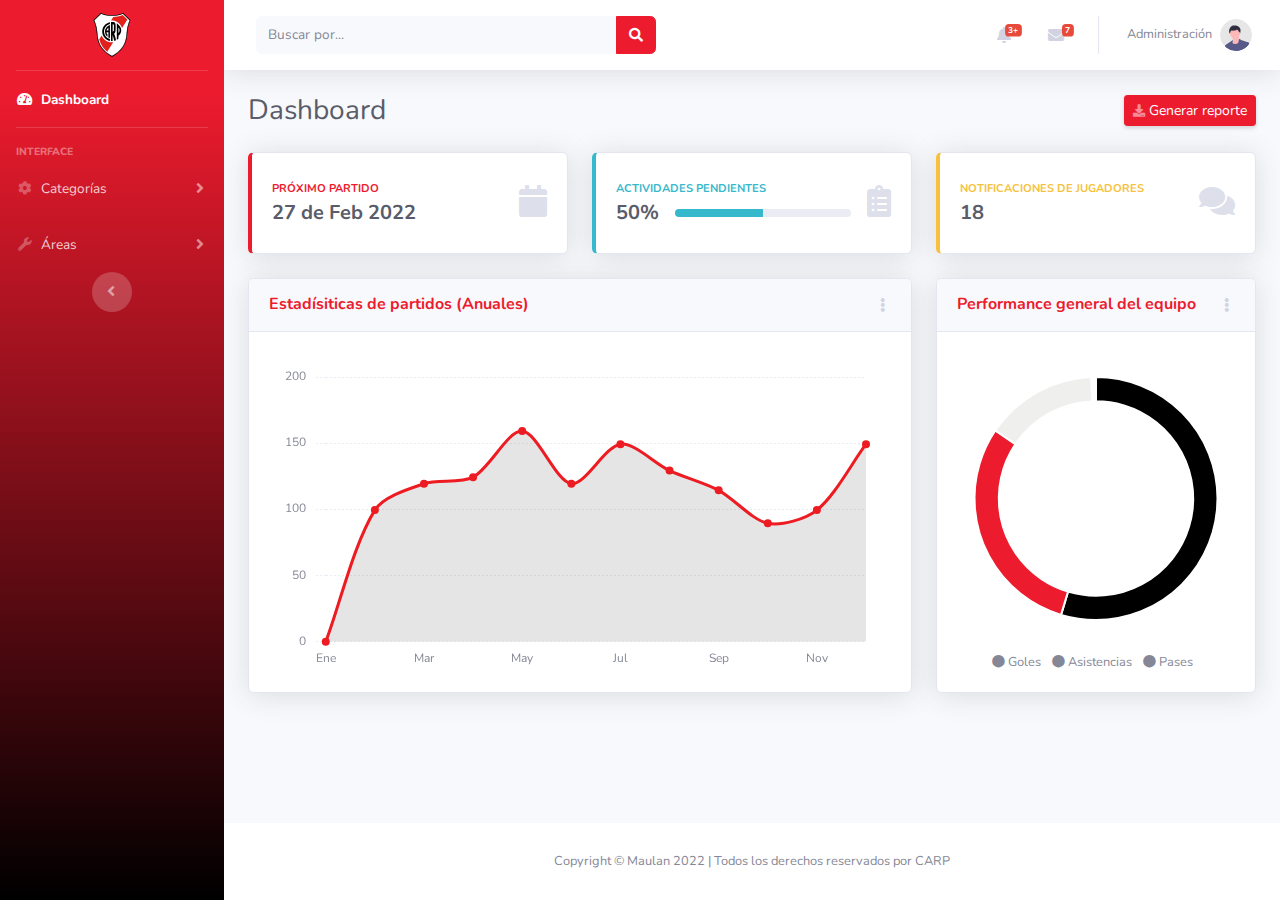
<file: index.html>
<!DOCTYPE html>
<html lang="en">

<head>

    <meta charset="utf-8">
    <meta http-equiv="X-UA-Compatible" content="IE=edge">
    <meta name="viewport" content="width=device-width, initial-scale=1, shrink-to-fit=no">
    <meta name="description" content="">
    <meta name="author" content="">

    <title>CARP - Dashboard</title>

    <!-- Custom fonts for this template-->
    <link href="vendor/fontawesome-free/css/all.min.css" rel="stylesheet" type="text/css">
    <link href="https://fonts.googleapis.com/css?family=Nunito:200,200i,300,300i,400,400i,600,600i,700,700i,800,800i,900,900i" rel="stylesheet">

    <!-- Custom styles for this template-->
    <link href="css/sb-admin-2.css" rel="stylesheet">
    <link rel="apple-touch-icon" sizes="120x120" href="./img/ico/apple-touch-icon.png">
    <link rel="icon" type="image/png" sizes="32x32" href="./img/ico/favicon-32x32.png">
    <link rel="icon" type="image/png" sizes="16x16" href="./img/ico/favicon-16x16.png">
    <link rel="manifest" href="./img/ico/site.webmanifest">
    <link rel="mask-icon" href="./img/ico/safari-pinned-tab.svg" color="#5bbad5">
    <meta name="msapplication-TileColor" content="#da532c">
    <meta name="theme-color" content="#ffffff">

</head>

<body id="page-top">

    <!-- Page Wrapper -->
    <div id="wrapper">

        <!-- Sidebar -->
        <ul class="navbar-nav bg-gradient-primary sidebar sidebar-dark accordion" id="accordionSidebar">

            <!-- Sidebar - Brand -->
            <a class="sidebar-brand d-flex align-items-center justify-content-center" href="index.html">
                <div class="sidebar-brand-icon">

                    <img src="./img/svg/logo-carp.svg" alt="CARP" class="img-fluid" width="50">
                </div>

            </a>

            <!-- Divider -->
            <hr class="sidebar-divider my-0">

            <!-- Nav Item - Dashboard -->
            <li class="nav-item active">
                <a class="nav-link" href="index.html">
                    <i class="fas fa-fw fa-tachometer-alt"></i>
                    <span>Dashboard</span></a>
            </li>

            <!-- Divider -->
            <hr class="sidebar-divider">

            <!-- Heading -->
            <div class="sidebar-heading">
                Interface
            </div>

            <!-- Nav Item - Pages Collapse Menu -->
            <li class="nav-item">
                <a class="nav-link collapsed" href="#" data-toggle="collapse" data-target="#collapseTwo" aria-expanded="true" aria-controls="collapseTwo">
                    <i class="fas fa-fw fa-cog"></i>
                    <span>Categorías</span>
                </a>
                <div id="collapseTwo" class="collapse" aria-labelledby="headingTwo" data-parent="#accordionSidebar">
                    <div class="bg-white py-2 collapse-inner rounded">
                        <h6 class="collapse-header">Jueveníles</h6>
                        <a class="collapse-item" href="categorias-reserva.html">Reserva</a>
                        <a class="collapse-item" href="#">4° (2000 - 02)</a>
                        <a class="collapse-item" href="#">5° (2003)</a>
                        <a class="collapse-item" href="#">6° (2004)</a>
                        <a class="collapse-item" href="#">7° (2005)</a>
                        <a class="collapse-item" href="#">8° (2006)</a>
                        <a class="collapse-item" href="#">9° (2007)</a>
                        <h6 class="collapse-header">Infantiles</h6>
                        <a class="collapse-item" href="#">2008</a>
                        <a class="collapse-item" href="#">2009</a>
                        <a class="collapse-item" href="#">2010</a>
                        <a class="collapse-item" href="#">2011</a>
                        <a class="collapse-item" href="#">2012</a>
                        <a class="collapse-item" href="#">2013 Liga</a>
                        <a class="collapse-item" href="#">2014 Liga</a>
                        <a class="collapse-item" href="#">2015 Liga</a>
                    </div>
                </div>
            </li>

            <!-- Nav Item - Utilities Collapse Menu -->
            <li class="nav-item">
                <a class="nav-link collapsed" href="#" data-toggle="collapse" data-target="#collapseUtilities" aria-expanded="true" aria-controls="collapseUtilities">
                    <i class="fas fa-fw fa-wrench"></i>
                    <span>Áreas</span>
                </a>
                <div id="collapseUtilities" class="collapse" aria-labelledby="headingUtilities" data-parent="#accordionSidebar">
                    <div class="bg-white py-2 collapse-inner rounded">

                        <a class="collapse-item" href="#">Entrenamiento</a>
                        <a class="collapse-item" href="#">Psicología</a>
                        <a class="collapse-item " href="#">Nutrición</a>
                        <a class="collapse-item " href="#">Médicos</a>
                        <a class="collapse-item " href="#">Coaching</a>
                        <a class="collapse-item " href="#">Educación</a>
                        <a class="collapse-item " href="#">Scouting</a>
                        <a class="collapse-item " href="#">Administración</a>
                        <a class="collapse-item " href="#">Utilería</a>
                    </div>
                </div>
            </li>

            <!-- Sidebar Toggler (Sidebar) -->
            <div class="text-center d-none d-md-inline">
                <button class="rounded-circle border-0" id="sidebarToggle"></button>
            </div>

            <!-- Sidebar Message -->


        </ul>
        <!-- End of Sidebar -->

        <!-- Content Wrapper -->
        <div id="content-wrapper" class="d-flex flex-column">

            <!-- Main Content -->
            <div id="content">

                <!-- Topbar -->
                <nav class="navbar navbar-expand navbar-light bg-white topbar mb-4 static-top shadow">

                    <!-- Sidebar Toggle (Topbar) -->
                    <button id="sidebarToggleTop" class="btn btn-link d-md-none rounded-circle mr-3">
                        <i class="fa fa-bars"></i>
                    </button>

                    <!-- Topbar Search -->
                    <form action="./tables.html" class="d-none d-sm-inline-block form-inline mr-auto ml-md-3 my-2 my-md-0 mw-100 navbar-search">
                        <div class="input-group">
                            <input type="text" class="form-control bg-light border-0 small" placeholder="Buscar por..." aria-label="Search" aria-describedby="basic-addon2" list="listamodelos">
                            <div class="input-group-append">
                                <button class="btn btn-primary" type="submit">
                                    <i class="fas fa-search fa-sm"></i>
                                </button>
                            </div>
                        </div>
                    </form>
                    <datalist id="listamodelos">
                        <option value="Julián Álvarez">
                        <option value="Enzo Perez">
                        <option value="Franco Armani">
                    </datalist>
                    <!-- Topbar Navbar -->
                    <ul class="navbar-nav ml-auto">

                        <!-- Nav Item - Search Dropdown (Visible Only XS) -->
                        <li class="nav-item dropdown no-arrow d-sm-none">
                            <a class="nav-link dropdown-toggle" href="#" id="searchDropdown" role="button" data-toggle="dropdown" aria-haspopup="true" aria-expanded="false">
                                <i class="fas fa-search fa-fw"></i>
                            </a>
                            <!-- Dropdown - Messages -->
                            <div class="dropdown-menu dropdown-menu-right p-3 shadow animated--grow-in" aria-labelledby="searchDropdown">
                                <form class="form-inline mr-auto w-100 navbar-search">
                                    <div class="input-group">
                                        <input type="text" class="form-control bg-light border-0 small" placeholder="Search for..." aria-label="Search" aria-describedby="basic-addon2">
                                        <div class="input-group-append">
                                            <button class="btn btn-primary" type="button">
                                                <i class="fas fa-search fa-sm"></i>
                                            </button>
                                        </div>
                                    </div>
                                </form>
                            </div>
                        </li>

                        <!-- Nav Item - Alerts -->
                        <li class="nav-item dropdown no-arrow mx-1">
                            <a class="nav-link dropdown-toggle" href="#" id="alertsDropdown" role="button" data-toggle="dropdown" aria-haspopup="true" aria-expanded="false">
                                <i class="fas fa-bell fa-fw"></i>
                                <!-- Counter - Alerts -->
                                <span class="badge badge-danger badge-counter">3+</span>
                            </a>
                            <!-- Dropdown - Alerts -->
                            <div class="dropdown-list dropdown-menu dropdown-menu-right shadow animated--grow-in" aria-labelledby="alertsDropdown">
                                <h6 class="dropdown-header">
                                    Central de notificaciones
                                </h6>
                                <a class="dropdown-item d-flex align-items-center" href="#">
                                    <div class="mr-3">
                                        <div class="icon-circle bg-primary">
                                            <i class="fas fa-file-alt text-white"></i>
                                        </div>
                                    </div>
                                    <div>
                                        <div class="small text-gray-500">Jueves 24 de Febrero 2022</div>
                                        <span class="font-weight-bold">Contrato firmado</span>
                                    </div>
                                </a>
                                <a class="dropdown-item d-flex align-items-center" href="#">
                                    <div class="mr-3">
                                        <div class="icon-circle bg-success">
                                            <i class="fas fa-donate text-white"></i>
                                        </div>
                                    </div>
                                    <div>
                                        <div class="small text-gray-500">Jueves 24 de Febrero 2022</div>
                                        $1.500.000 trasferencia de jugador
                                    </div>
                                </a>
                                <a class="dropdown-item d-flex align-items-center" href="#">
                                    <div class="mr-3">
                                        <div class="icon-circle bg-warning">
                                            <i class="fas fa-exclamation-triangle text-white"></i>
                                        </div>
                                    </div>
                                    <div>
                                        <div class="small text-gray-500">Lunes 21 de Febrero 2022</div>
                                        Jugador lesionado
                                    </div>
                                </a>
                                <a class="dropdown-item text-center small text-gray-500" href="#">Mostrar todas las notificaciones</a>
                            </div>
                        </li>

                        <!-- Nav Item - Messages -->
                        <li class="nav-item dropdown no-arrow mx-1">
                            <a class="nav-link dropdown-toggle" href="#" id="messagesDropdown" role="button" data-toggle="dropdown" aria-haspopup="true" aria-expanded="false">
                                <i class="fas fa-envelope fa-fw"></i>
                                <!-- Counter - Messages -->
                                <span class="badge badge-danger badge-counter">7</span>
                            </a>
                            <!-- Dropdown - Messages -->
                            <div class="dropdown-list dropdown-menu dropdown-menu-right shadow animated--grow-in" aria-labelledby="messagesDropdown">
                                <h6 class="dropdown-header">
                                    Mensajes
                                </h6>
                                <a class="dropdown-item d-flex align-items-center" href="#">
                                    <div class="dropdown-list-image mr-3">
                                        <img class="rounded-circle" src="img/svg/logo-carp.svg" alt="...">
                                        <div class="status-indicator bg-success"></div>
                                    </div>
                                    <div class="font-weight-bold">
                                        <div class="text-truncate">Gol de River</div>
                                        <div class="small text-gray-500">Nombre del jugador · 58m</div>
                                    </div>
                                </a>
                                <a class="dropdown-item d-flex align-items-center" href="#">
                                    <div class="dropdown-list-image mr-3">
                                        <img class="rounded-circle" src="img/svg/logo-carp.svg" alt="...">
                                        <div class="status-indicator"></div>
                                    </div>
                                    <div>
                                        <div class="text-truncate">Lesión de jugador</div>
                                        <div class="small text-gray-500">Nombre del jugador · 58m</div>
                                    </div>
                                </a>
                                <a class="dropdown-item d-flex align-items-center" href="#">
                                    <div class="dropdown-list-image mr-3">
                                        <img class="rounded-circle" src="img/svg/logo-carp.svg" alt="...">
                                        <div class="status-indicator bg-warning"></div>
                                    </div>
                                    <div>
                                        <div class="text-truncate">Nueva adquisión!</div>
                                        <div class="small text-gray-500">Roberto Alvarez · 2d</div>
                                    </div>
                                </a>

                                <a class="dropdown-item text-center small text-gray-500" href="#">Ver todos los mensajes</a>
                            </div>
                        </li>

                        <div class="topbar-divider d-none d-sm-block"></div>

                        <!-- Nav Item - User Information -->
                        <li class="nav-item dropdown no-arrow">
                            <a class="nav-link dropdown-toggle" href="#" id="userDropdown" role="button" data-toggle="dropdown" aria-haspopup="true" aria-expanded="false">
                                <span class="mr-2 d-none d-lg-inline text-gray-600 small">Administración</span>
                                <img class="img-profile rounded-circle" src="img/undraw_profile.svg">
                            </a>
                            <!-- Dropdown - User Information -->
                            <div class="dropdown-menu dropdown-menu-right shadow animated--grow-in" aria-labelledby="userDropdown">
                                <a class="dropdown-item" href="#">
                                    <i class="fas fa-user fa-sm fa-fw mr-2 text-gray-400"></i> Perfil
                                </a>
                                <a class="dropdown-item" href="#">
                                    <i class="fas fa-cogs fa-sm fa-fw mr-2 text-gray-400"></i> Configuración
                                </a>
                                <a class="dropdown-item" href="#">
                                    <i class="fas fa-list fa-sm fa-fw mr-2 text-gray-400"></i> Actividad del usuario
                                </a>
                                <div class="dropdown-divider"></div>
                                <a class="dropdown-item" href="#" data-toggle="modal" data-target="#logoutModal">
                                    <i class="fas fa-sign-out-alt fa-sm fa-fw mr-2 text-gray-400"></i> Cerrar sesión
                                </a>
                            </div>
                        </li>
                    </ul>
                </nav>
                <!-- End of Topbar -->

                <!-- Begin Page Content -->
                <div class="container-fluid">

                    <!-- Page Heading -->
                    <div class="d-sm-flex align-items-center justify-content-between mb-4">
                        <h1 class="h3 mb-0 text-gray-800">Dashboard</h1>
                        <a href="#" class="d-none d-sm-inline-block btn btn-sm btn-primary shadow-sm"><i
                                class="fas fa-download fa-sm text-white-50"></i> Generar reporte</a>
                    </div>

                    <!-- Content Row -->
                    <div class="row">

                        <!-- Earnings (Monthly) Card Example -->
                        <div class="col-xl-4 col-md-4 mb-4">
                            <div class="card border-left-primary shadow h-100 py-2">
                                <div class="card-body">
                                    <div class="row no-gutters align-items-center">
                                        <div class="col mr-2">
                                            <div class="text-xs font-weight-bold text-primary text-uppercase mb-1">
                                                Próximo partido</div>
                                            <div class="h5 mb-0 font-weight-bold text-gray-800">27 de Feb 2022</div>
                                        </div>
                                        <div class="col-auto">
                                            <i class="fas fa-calendar fa-2x text-gray-300"></i>
                                        </div>
                                    </div>
                                </div>
                            </div>
                        </div>



                        <!-- Earnings (Monthly) Card Example -->
                        <div class="col-xl-4 col-md-4 mb-4">
                            <div class="card border-left-info shadow h-100 py-2">
                                <div class="card-body">
                                    <div class="row no-gutters align-items-center">
                                        <div class="col mr-2">
                                            <div class="text-xs font-weight-bold text-info text-uppercase mb-1">Actividades pendientes
                                            </div>
                                            <div class="row no-gutters align-items-center">
                                                <div class="col-auto">
                                                    <div class="h5 mb-0 mr-3 font-weight-bold text-gray-800">50%</div>
                                                </div>
                                                <div class="col">
                                                    <div class="progress progress-sm mr-2">
                                                        <div class="progress-bar bg-info" role="progressbar" style="width: 50%" aria-valuenow="50" aria-valuemin="0" aria-valuemax="100"></div>
                                                    </div>
                                                </div>
                                            </div>
                                        </div>
                                        <div class="col-auto">
                                            <i class="fas fa-clipboard-list fa-2x text-gray-300"></i>
                                        </div>
                                    </div>
                                </div>
                            </div>
                        </div>

                        <!-- Pending Requests Card Example -->
                        <div class="col-xl-4 col-md-4 mb-4">
                            <div class="card border-left-warning shadow h-100 py-2">
                                <div class="card-body">
                                    <div class="row no-gutters align-items-center">
                                        <div class="col mr-2">
                                            <div class="text-xs font-weight-bold text-warning text-uppercase mb-1">
                                                Notificaciones de jugadores</div>
                                            <div class="h5 mb-0 font-weight-bold text-gray-800">18</div>
                                        </div>
                                        <div class="col-auto">
                                            <i class="fas fa-comments fa-2x text-gray-300"></i>
                                        </div>
                                    </div>
                                </div>
                            </div>
                        </div>
                    </div>

                    <!-- Content Row -->

                    <div class="row">

                        <!-- Area Chart -->
                        <div class="col-xl-8 col-lg-7">
                            <div class="card shadow mb-4">
                                <!-- Card Header - Dropdown -->
                                <div class="card-header py-3 d-flex flex-row align-items-center justify-content-between">
                                    <h6 class="m-0 font-weight-bold text-primary"> Estadísiticas de partidos (Anuales)</h6>
                                    <div class="dropdown no-arrow">
                                        <a class="dropdown-toggle" href="#" role="button" id="dropdownMenuLink" data-toggle="dropdown" aria-haspopup="true" aria-expanded="false">
                                            <i class="fas fa-ellipsis-v fa-sm fa-fw text-gray-400"></i>
                                        </a>
                                        <div class="dropdown-menu dropdown-menu-right shadow animated--fade-in" aria-labelledby="dropdownMenuLink">
                                            <div class="dropdown-header">Dropdown Header:</div>
                                            <a class="dropdown-item" href="#">Action</a>
                                            <a class="dropdown-item" href="#">Another action</a>
                                            <div class="dropdown-divider"></div>
                                            <a class="dropdown-item" href="#">Something else here</a>
                                        </div>
                                    </div>
                                </div>
                                <!-- Card Body -->
                                <div class="card-body">
                                    <div class="chart-area">
                                        <canvas id="myAreaChart"></canvas>
                                    </div>
                                </div>
                            </div>
                        </div>

                        <!-- Pie Chart -->
                        <div class="col-xl-4 col-lg-5">
                            <div class="card shadow mb-4">
                                <!-- Card Header - Dropdown -->
                                <div class="card-header py-3 d-flex flex-row align-items-center justify-content-between">
                                    <h6 class="m-0 font-weight-bold text-primary">Performance general del equipo</h6>
                                    <div class="dropdown no-arrow">
                                        <a class="dropdown-toggle" href="#" role="button" id="dropdownMenuLink" data-toggle="dropdown" aria-haspopup="true" aria-expanded="false">
                                            <i class="fas fa-ellipsis-v fa-sm fa-fw text-gray-400"></i>
                                        </a>
                                        <div class="dropdown-menu dropdown-menu-right shadow animated--fade-in" aria-labelledby="dropdownMenuLink">
                                            <div class="dropdown-header">Dropdown Header:</div>
                                            <a class="dropdown-item" href="#">Action</a>
                                            <a class="dropdown-item" href="#">Another action</a>
                                            <div class="dropdown-divider"></div>
                                            <a class="dropdown-item" href="#">Something else here</a>
                                        </div>
                                    </div>
                                </div>
                                <!-- Card Body -->
                                <div class="card-body">
                                    <div class="chart-pie pt-4 pb-2">
                                        <canvas id="myPieChart"></canvas>
                                    </div>
                                    <div class="mt-4 text-center small">
                                        <span class="mr-2">
                                            <i class="fas fa-circle text-river"></i> Goles
                                        </span>
                                        <span class="mr-2">
                                            <i class="fas fa-circle text-black-25"></i> Asistencias
                                        </span>
                                        <span class="mr-2">
                                            <i class="fas fa-circle text-black"></i> Pases
                                        </span>
                                    </div>
                                </div>
                            </div>
                        </div>
                    </div>

                </div>
                <!-- /.container-fluid -->
            </div>
            <!-- End of Main Content -->
            <!-- Footer -->
            <footer class="sticky-footer bg-white">
                <div class="container my-auto">
                    <div class="copyright text-center my-auto">
                        <span>Copyright &copy; Maulan 2022 | Todos los derechos reservados por CARP</span>
                    </div>
                </div>
            </footer>
            <!-- End of Footer -->

        </div>
        <!-- End of Content Wrapper -->

    </div>
    <!-- End of Page Wrapper -->

    <!-- Scroll to Top Button-->
    <a class="scroll-to-top rounded" href="#page-top">
        <i class="fas fa-angle-up"></i>
    </a>

    <!-- Logout Modal-->
    <div class="modal fade" id="logoutModal" tabindex="-1" role="dialog" aria-labelledby="exampleModalLabel" aria-hidden="true">
        <div class="modal-dialog" role="document">
            <div class="modal-content">
                <div class="modal-header">
                    <h5 class="modal-title" id="exampleModalLabel">¿Desea cerrar sesión?</h5>
                    <button class="close" type="button" data-dismiss="modal" aria-label="Close">
                        <span aria-hidden="true">×</span>
                    </button>
                </div>
                <div class="modal-body">Seleccioná "Cerrar sesión" para finalizar.</div>
                <div class="modal-footer">
                    <button class="btn btn-secondary" type="button" data-dismiss="modal">Cancelar</button>
                    <a class="btn btn-primary" href="login.html">Cerrar sesión</a>
                </div>
            </div>
        </div>
    </div>

    <!-- Bootstrap core JavaScript-->
    <script src="vendor/jquery/jquery.min.js"></script>
    <script src="vendor/bootstrap/js/bootstrap.bundle.min.js"></script>

    <!-- Core plugin JavaScript-->
    <script src="vendor/jquery-easing/jquery.easing.min.js"></script>

    <!-- Custom scripts for all pages-->
    <script src="js/sb-admin-2.min.js"></script>

    <!-- Page level plugins -->
    <script src="vendor/chart.js/Chart.min.js"></script>

    <!-- Page level custom scripts -->
    <script src="js/demo/chart-area-demo.js"></script>
    <script src="js/demo/chart-pie-demo.js"></script>

</body>

</html>
</file>
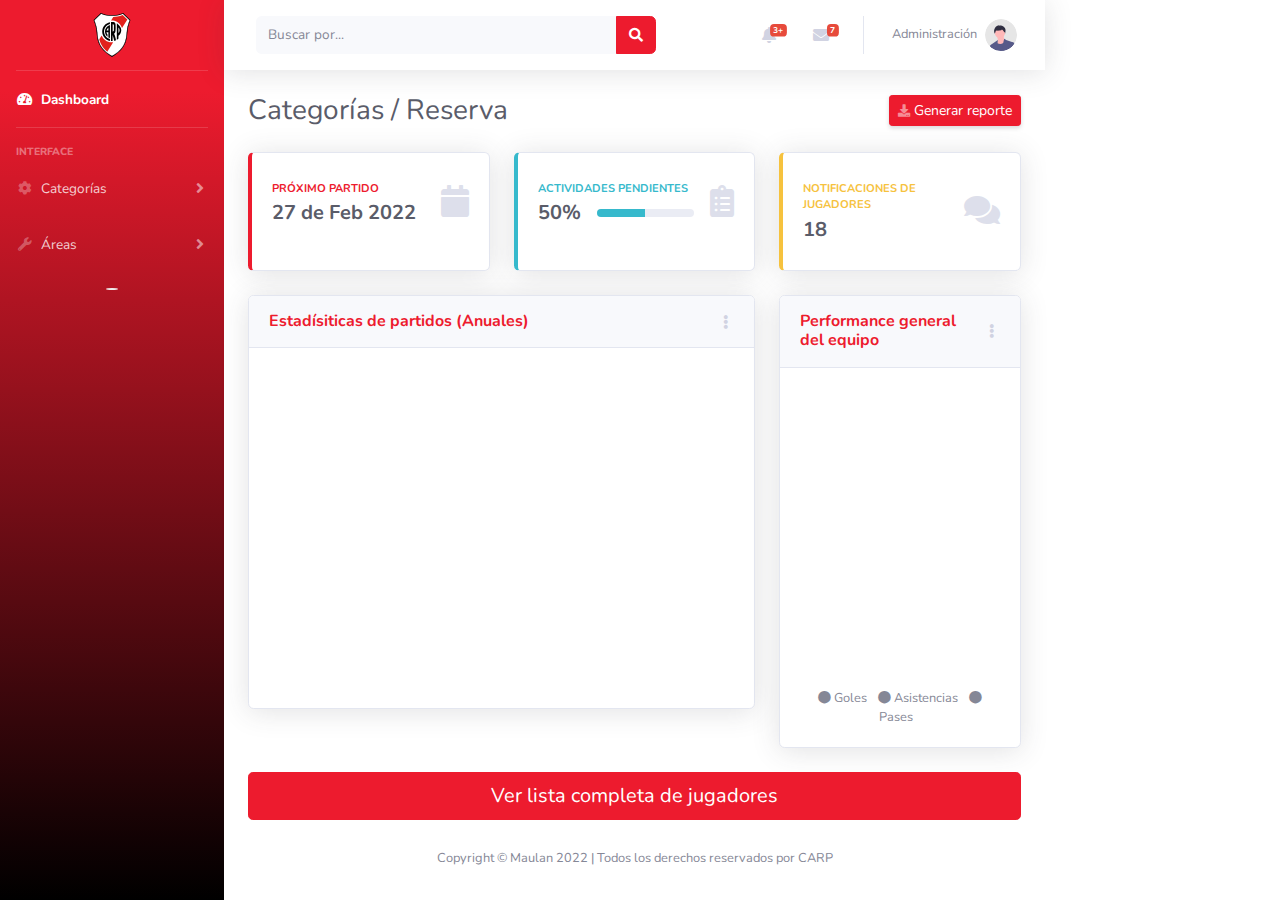
<file: categorias-reserva-2.html>
<!DOCTYPE html>
<html lang="en">

<head>

    <meta charset="utf-8">
    <meta http-equiv="X-UA-Compatible" content="IE=edge">
    <meta name="viewport" content="width=device-width, initial-scale=1, shrink-to-fit=no">
    <meta name="description" content="">
    <meta name="author" content="">

    <title>CARP - Dashboard</title>

    <!-- Custom fonts for this template-->
    <link href="vendor/fontawesome-free/css/all.min.css" rel="stylesheet" type="text/css">
    <link href="https://fonts.googleapis.com/css?family=Nunito:200,200i,300,300i,400,400i,600,600i,700,700i,800,800i,900,900i" rel="stylesheet">

    <!-- Custom styles for this template-->
    <link href="css/sb-admin-2.css" rel="stylesheet">
    <link rel="apple-touch-icon" sizes="120x120" href="./img/ico/apple-touch-icon.png">
    <link rel="icon" type="image/png" sizes="32x32" href="./img/ico/favicon-32x32.png">
    <link rel="icon" type="image/png" sizes="16x16" href="./img/ico/favicon-16x16.png">
    <link rel="manifest" href="./img/ico/site.webmanifest">
    <link rel="mask-icon" href="./img/ico/safari-pinned-tab.svg" color="#5bbad5">
    <meta name="msapplication-TileColor" content="#da532c">
    <meta name="theme-color" content="#ffffff">

</head>

<body id="page-top">

    <!-- Page Wrapper -->
    <div id="wrapper">

        <!-- Sidebar -->
        <ul class="navbar-nav bg-gradient-primary sidebar sidebar-dark accordion" id="accordionSidebar">

            <!-- Sidebar - Brand -->
            <a class="sidebar-brand d-flex align-items-center justify-content-center" href="index.html">
                <div class="sidebar-brand-icon">

                    <img src="./img/svg/logo-carp.svg" alt="CARP" class="img-fluid" width="50">
                </div>

            </a>

            <!-- Divider -->
            <hr class="sidebar-divider my-0">

            <!-- Nav Item - Dashboard -->
            <li class="nav-item active">
                <a class="nav-link" href="index.html">
                    <i class="fas fa-fw fa-tachometer-alt"></i>
                    <span>Dashboard</span></a>
            </li>

            <!-- Divider -->
            <hr class="sidebar-divider">

            <!-- Heading -->
            <div class="sidebar-heading">
                Interface
            </div>

            <!-- Nav Item - Pages Collapse Menu -->
            <li class="nav-item">
                <a class="nav-link collapsed" href="#" data-toggle="collapse" data-target="#collapseTwo" aria-expanded="true" aria-controls="collapseTwo">
                    <i class="fas fa-fw fa-cog"></i>
                    <span>Categorías</span>
                </a>
                <div id="collapseTwo" class="collapse" aria-labelledby="headingTwo" data-parent="#accordionSidebar">
                    <div class="bg-white py-2 collapse-inner rounded">
                        <h6 class="collapse-header">Jueveníles</h6>
                        <a class="collapse-item" href="index.html">Reserva</a>
                        <a class="collapse-item" href="#">4° (2000 - 02)</a>
                        <a class="collapse-item" href="#">5° (2003)</a>
                        <a class="collapse-item" href="#">6° (2004)</a>
                        <a class="collapse-item" href="#">7° (2005)</a>
                        <a class="collapse-item" href="#">8° (2006)</a>
                        <a class="collapse-item" href="#">9° (2007)</a>
                        <h6 class="collapse-header">Infantiles</h6>
                        <a class="collapse-item" href="#">2008</a>
                        <a class="collapse-item" href="#">2009</a>
                        <a class="collapse-item" href="#">2010</a>
                        <a class="collapse-item" href="#">2011</a>
                        <a class="collapse-item" href="#">2012</a>
                        <a class="collapse-item" href="#">2013 Liga</a>
                        <a class="collapse-item" href="#">2014 Liga</a>
                        <a class="collapse-item" href="#">2015 Liga</a>
                    </div>
                </div>
            </li>

            <!-- Nav Item - Utilities Collapse Menu -->
            <li class="nav-item">
                <a class="nav-link collapsed" href="#" data-toggle="collapse" data-target="#collapseUtilities" aria-expanded="true" aria-controls="collapseUtilities">
                    <i class="fas fa-fw fa-wrench"></i>
                    <span>Áreas</span>
                </a>
                <div id="collapseUtilities" class="collapse" aria-labelledby="headingUtilities" data-parent="#accordionSidebar">
                    <div class="bg-white py-2 collapse-inner rounded">

                        <a class="collapse-item" href="#">Entrenamiento</a>
                        <a class="collapse-item" href="#">Psicología</a>
                        <a class="collapse-item " href="#">Nutrición</a>
                        <a class="collapse-item " href="#">Médicos</a>
                        <a class="collapse-item " href="#">Coaching</a>
                        <a class="collapse-item " href="#">Educación</a>
                        <a class="collapse-item " href="#">Scouting</a>
                        <a class="collapse-item " href="#">Administración</a>
                        <a class="collapse-item " href="#">Utilería</a>
                    </div>
                </div>
            </li>

            <!-- Sidebar Toggler (Sidebar) -->
            <div class="text-center d-none d-md-inline ">
                <button class="rounded-circle border-0 " id="sidebarToggle "></button>
            </div>

            <!-- Sidebar Message -->


        </ul>
        <!-- End of Sidebar -->

        <!-- Content Wrapper -->
        <div id="content-wrapper " class="d-flex flex-column ">

            <!-- Main Content -->
            <div id="content ">

                <!-- Topbar -->
                <nav class="navbar navbar-expand navbar-light bg-white topbar mb-4 static-top shadow ">

                    <!-- Sidebar Toggle (Topbar) -->
                    <button id="sidebarToggleTop " class="btn btn-link d-md-none rounded-circle mr-3 ">
                        <i class="fa fa-bars "></i>
                    </button>

                    <!-- Topbar Search -->
                    <form class="d-none d-sm-inline-block form-inline mr-auto ml-md-3 my-2 my-md-0 mw-100 navbar-search ">
                        <div class="input-group ">
                            <input type="text " class="form-control bg-light border-0 small " placeholder="Buscar por... " aria-label="Search " aria-describedby="basic-addon2 ">
                            <div class="input-group-append ">
                                <button class="btn btn-primary " type="button ">
                                    <i class="fas fa-search fa-sm "></i>
                                </button>
                            </div>
                        </div>
                    </form>

                    <!-- Topbar Navbar -->
                    <ul class="navbar-nav ml-auto ">

                        <!-- Nav Item - Search Dropdown (Visible Only XS) -->
                        <li class="nav-item dropdown no-arrow d-sm-none ">
                            <a class="nav-link dropdown-toggle " href="# " id="searchDropdown " role="button " data-toggle="dropdown " aria-haspopup="true " aria-expanded="false ">
                                <i class="fas fa-search fa-fw "></i>
                            </a>
                            <!-- Dropdown - Messages -->
                            <div class="dropdown-menu dropdown-menu-right p-3 shadow animated--grow-in " aria-labelledby="searchDropdown ">
                                <form class="form-inline mr-auto w-100 navbar-search ">
                                    <div class="input-group ">
                                        <input type="text " class="form-control bg-light border-0 small " placeholder="Search for... " aria-label="Search " aria-describedby="basic-addon2 ">
                                        <div class="input-group-append ">
                                            <button class="btn btn-primary " type="button ">
                                                <i class="fas fa-search fa-sm "></i>
                                            </button>
                                        </div>
                                    </div>
                                </form>
                            </div>
                        </li>

                        <!-- Nav Item - Alerts -->
                        <li class="nav-item dropdown no-arrow mx-1 ">
                            <a class="nav-link dropdown-toggle " href="# " id="alertsDropdown " role="button " data-toggle="dropdown " aria-haspopup="true " aria-expanded="false ">
                                <i class="fas fa-bell fa-fw "></i>
                                <!-- Counter - Alerts -->
                                <span class="badge badge-danger badge-counter ">3+</span>
                            </a>
                            <!-- Dropdown - Alerts -->
                            <div class="dropdown-list dropdown-menu dropdown-menu-right shadow animated--grow-in " aria-labelledby="alertsDropdown ">
                                <h6 class="dropdown-header ">
                                    Central de notificaciones
                                </h6>
                                <a class="dropdown-item d-flex align-items-center " href="# ">
                                    <div class="mr-3 ">
                                        <div class="icon-circle bg-primary ">
                                            <i class="fas fa-file-alt text-white "></i>
                                        </div>
                                    </div>
                                    <div>
                                        <div class="small text-gray-500 ">Jueves 24 de Febrero 2022</div>
                                        <span class="font-weight-bold ">Contrato firmado</span>
                                    </div>
                                </a>
                                <a class="dropdown-item d-flex align-items-center " href="# ">
                                    <div class="mr-3 ">
                                        <div class="icon-circle bg-success ">
                                            <i class="fas fa-donate text-white "></i>
                                        </div>
                                    </div>
                                    <div>
                                        <div class="small text-gray-500 ">Jueves 24 de Febrero 2022</div>
                                        $1.500.000 trasferencia de jugador
                                    </div>
                                </a>
                                <a class="dropdown-item d-flex align-items-center " href="# ">
                                    <div class="mr-3 ">
                                        <div class="icon-circle bg-warning ">
                                            <i class="fas fa-exclamation-triangle text-white "></i>
                                        </div>
                                    </div>
                                    <div>
                                        <div class="small text-gray-500 ">Lunes 21 de Febrero 2022</div>
                                        Jugador lesionado
                                    </div>
                                </a>
                                <a class="dropdown-item text-center small text-gray-500 " href="# ">Mostrar todas las notificaciones</a>
                            </div>
                        </li>

                        <!-- Nav Item - Messages -->
                        <li class="nav-item dropdown no-arrow mx-1 ">
                            <a class="nav-link dropdown-toggle " href="# " id="messagesDropdown " role="button " data-toggle="dropdown " aria-haspopup="true " aria-expanded="false ">
                                <i class="fas fa-envelope fa-fw "></i>
                                <!-- Counter - Messages -->
                                <span class="badge badge-danger badge-counter ">7</span>
                            </a>
                            <!-- Dropdown - Messages -->
                            <div class="dropdown-list dropdown-menu dropdown-menu-right shadow animated--grow-in " aria-labelledby="messagesDropdown ">
                                <h6 class="dropdown-header ">
                                    Mensajes
                                </h6>
                                <a class="dropdown-item d-flex align-items-center " href="# ">
                                    <div class="dropdown-list-image mr-3 ">
                                        <img class="rounded-circle " src="img/svg/logo-carp.svg " alt="... ">
                                        <div class="status-indicator bg-success "></div>
                                    </div>
                                    <div class="font-weight-bold ">
                                        <div class="text-truncate ">Gol de River</div>
                                        <div class="small text-gray-500 ">Nombre del jugador · 58m</div>
                                    </div>
                                </a>
                                <a class="dropdown-item d-flex align-items-center " href="# ">
                                    <div class="dropdown-list-image mr-3 ">
                                        <img class="rounded-circle " src="img/svg/logo-carp.svg " alt="... ">
                                        <div class="status-indicator "></div>
                                    </div>
                                    <div>
                                        <div class="text-truncate ">Lesión de jugador</div>
                                        <div class="small text-gray-500 ">Nombre del jugador · 58m</div>
                                    </div>
                                </a>
                                <a class="dropdown-item d-flex align-items-center " href="# ">
                                    <div class="dropdown-list-image mr-3 ">
                                        <img class="rounded-circle " src="img/svg/logo-carp.svg " alt="... ">
                                        <div class="status-indicator bg-warning "></div>
                                    </div>
                                    <div>
                                        <div class="text-truncate ">Nueva adquisión!</div>
                                        <div class="small text-gray-500 ">Roberto Alvarez · 2d</div>
                                    </div>
                                </a>

                                <a class="dropdown-item text-center small text-gray-500 " href="# ">Ver todos los mensajes</a>
                            </div>
                        </li>

                        <div class="topbar-divider d-none d-sm-block "></div>

                        <!-- Nav Item - User Information -->
                        <li class="nav-item dropdown no-arrow ">
                            <a class="nav-link dropdown-toggle " href="# " id="userDropdown " role="button " data-toggle="dropdown " aria-haspopup="true " aria-expanded="false ">
                                <span class="mr-2 d-none d-lg-inline text-gray-600 small ">Administración</span>
                                <img class="img-profile rounded-circle " src="img/undraw_profile.svg ">
                            </a>
                            <!-- Dropdown - User Information -->
                            <div class="dropdown-menu dropdown-menu-right shadow animated--grow-in " aria-labelledby="userDropdown ">
                                <a class="dropdown-item " href="# ">
                                    <i class="fas fa-user fa-sm fa-fw mr-2 text-gray-400 "></i> Perfil
                                </a>
                                <a class="dropdown-item " href="# ">
                                    <i class="fas fa-cogs fa-sm fa-fw mr-2 text-gray-400 "></i> Configuración
                                </a>
                                <a class="dropdown-item " href="# ">
                                    <i class="fas fa-list fa-sm fa-fw mr-2 text-gray-400 "></i> Actividad del usuario
                                </a>
                                <div class="dropdown-divider "></div>
                                <a class="dropdown-item " href="# " data-toggle="modal " data-target="#logoutModal ">
                                    <i class="fas fa-sign-out-alt fa-sm fa-fw mr-2 text-gray-400 "></i> Cerrar sesión
                                </a>
                            </div>
                        </li>
                    </ul>
                </nav>
                <!-- End of Topbar -->

                <!-- Begin Page Content -->
                <div class="container-fluid ">

                    <!-- Page Heading -->
                    <div class="d-sm-flex align-items-center justify-content-between mb-4 ">
                        <h1 class="h3 mb-0 text-gray-800 ">Categorías / Reserva</h1>
                        <a href="# " class="d-none d-sm-inline-block btn btn-sm btn-primary shadow-sm "><i
                                class="fas fa-download fa-sm text-white-50 "></i> Generar reporte</a>
                    </div>

                    <!-- Content Row -->
                    <div class="row ">

                        <!-- Earnings (Monthly) Card Example -->
                        <div class="col-xl-4 col-md-4 mb-4 ">
                            <div class="card border-left-primary shadow h-100 py-2 ">
                                <div class="card-body ">
                                    <div class="row no-gutters align-items-center ">
                                        <div class="col mr-2 ">
                                            <div class="text-xs font-weight-bold text-primary text-uppercase mb-1 ">
                                                Próximo partido</div>
                                            <div class="h5 mb-0 font-weight-bold text-gray-800 ">27 de Feb 2022</div>
                                        </div>
                                        <div class="col-auto ">
                                            <i class="fas fa-calendar fa-2x text-gray-300 "></i>
                                        </div>
                                    </div>
                                </div>
                            </div>
                        </div>



                        <!-- Earnings (Monthly) Card Example -->
                        <div class="col-xl-4 col-md-4 mb-4 ">
                            <div class="card border-left-info shadow h-100 py-2 ">
                                <div class="card-body ">
                                    <div class="row no-gutters align-items-center ">
                                        <div class="col mr-2 ">
                                            <div class="text-xs font-weight-bold text-info text-uppercase mb-1 ">Actividades pendientes
                                            </div>
                                            <div class="row no-gutters align-items-center ">
                                                <div class="col-auto ">
                                                    <div class="h5 mb-0 mr-3 font-weight-bold text-gray-800 ">50%</div>
                                                </div>
                                                <div class="col ">
                                                    <div class="progress progress-sm mr-2 ">
                                                        <div class="progress-bar bg-info " role="progressbar " style="width: 50% " aria-valuenow="50 " aria-valuemin="0 " aria-valuemax="100 "></div>
                                                    </div>
                                                </div>
                                            </div>
                                        </div>
                                        <div class="col-auto ">
                                            <i class="fas fa-clipboard-list fa-2x text-gray-300 "></i>
                                        </div>
                                    </div>
                                </div>
                            </div>
                        </div>

                        <!-- Pending Requests Card Example -->
                        <div class="col-xl-4 col-md-4 mb-4 ">
                            <div class="card border-left-warning shadow h-100 py-2 ">
                                <div class="card-body ">
                                    <div class="row no-gutters align-items-center ">
                                        <div class="col mr-2 ">
                                            <div class="text-xs font-weight-bold text-warning text-uppercase mb-1 ">
                                                Notificaciones de jugadores</div>
                                            <div class="h5 mb-0 font-weight-bold text-gray-800 ">18</div>
                                        </div>
                                        <div class="col-auto ">
                                            <i class="fas fa-comments fa-2x text-gray-300 "></i>
                                        </div>
                                    </div>
                                </div>
                            </div>
                        </div>
                    </div>

                    <!-- Content Row -->

                    <div class="row ">

                        <!-- Area Chart -->
                        <div class="col-xl-8 col-lg-7 ">
                            <div class="card shadow mb-4 ">
                                <!-- Card Header - Dropdown -->
                                <div class="card-header py-3 d-flex flex-row align-items-center justify-content-between ">
                                    <h6 class="m-0 font-weight-bold text-primary "> Estadísiticas de partidos (Anuales)</h6>
                                    <div class="dropdown no-arrow ">
                                        <a class="dropdown-toggle " href="# " role="button " id="dropdownMenuLink " data-toggle="dropdown " aria-haspopup="true " aria-expanded="false ">
                                            <i class="fas fa-ellipsis-v fa-sm fa-fw text-gray-400 "></i>
                                        </a>
                                        <div class="dropdown-menu dropdown-menu-right shadow animated--fade-in " aria-labelledby="dropdownMenuLink ">
                                            <div class="dropdown-header ">Dropdown Header:</div>
                                            <a class="dropdown-item " href="# ">Action</a>
                                            <a class="dropdown-item " href="# ">Another action</a>
                                            <div class="dropdown-divider "></div>
                                            <a class="dropdown-item " href="# ">Something else here</a>
                                        </div>
                                    </div>
                                </div>
                                <!-- Card Body -->
                                <div class="card-body ">
                                    <div class="chart-area ">
                                        <canvas id="myAreaChart "></canvas>
                                    </div>
                                </div>
                            </div>
                        </div>

                        <!-- Pie Chart -->
                        <div class="col-xl-4 col-lg-5 ">
                            <div class="card shadow mb-4 ">
                                <!-- Card Header - Dropdown -->
                                <div class="card-header py-3 d-flex flex-row align-items-center justify-content-between ">
                                    <h6 class="m-0 font-weight-bold text-primary ">Performance general del equipo</h6>
                                    <div class="dropdown no-arrow ">
                                        <a class="dropdown-toggle " href="# " role="button " id="dropdownMenuLink " data-toggle="dropdown " aria-haspopup="true " aria-expanded="false ">
                                            <i class="fas fa-ellipsis-v fa-sm fa-fw text-gray-400 "></i>
                                        </a>
                                        <div class="dropdown-menu dropdown-menu-right shadow animated--fade-in " aria-labelledby="dropdownMenuLink ">
                                            <div class="dropdown-header ">Dropdown Header:</div>
                                            <a class="dropdown-item " href="# ">Action</a>
                                            <a class="dropdown-item " href="# ">Another action</a>
                                            <div class="dropdown-divider "></div>
                                            <a class="dropdown-item " href="# ">Something else here</a>
                                        </div>
                                    </div>
                                </div>
                                <!-- Card Body -->
                                <div class="card-body ">
                                    <div class="chart-pie pt-4 pb-2 ">
                                        <canvas id="myPieChart "></canvas>
                                    </div>
                                    <div class="mt-4 text-center small ">
                                        <span class="mr-2 ">
                                            <i class="fas fa-circle text-river "></i> Goles
                                        </span>
                                        <span class="mr-2 ">
                                            <i class="fas fa-circle text-black-25 "></i> Asistencias
                                        </span>
                                        <span class="mr-2 ">
                                            <i class="fas fa-circle text-black "></i> Pases
                                        </span>
                                    </div>
                                </div>
                            </div>
                        </div>
                    </div>
                    <div class="row ">
                        <div class="col-xl-12 col-lg-12 ">
                            <a href="tables.html " class="w-100 btn btn-primary btn-lg ">
                                <span class="text ">Ver lista completa de jugadores</span>
                            </a>
                        </div>
                    </div>
                </div>
                <!-- /.container-fluid -->
            </div>
            <!-- End of Main Content -->
            <!-- Footer -->
            <footer class="sticky-footer bg-white ">
                <div class="container my-auto ">
                    <div class="copyright text-center my-auto ">
                        <span>Copyright &copy; Maulan 2022 | Todos los derechos reservados por CARP</span>
                    </div>
                </div>
            </footer>
            <!-- End of Footer -->

        </div>
        <!-- End of Content Wrapper -->

    </div>
    <!-- End of Page Wrapper -->

    <!-- Scroll to Top Button-->
    <a class="scroll-to-top rounded " href="#page-top ">
        <i class="fas fa-angle-up "></i>
    </a>

    <!-- Logout Modal-->
    <div class="modal fade " id="logoutModal " tabindex="-1 " role="dialog " aria-labelledby="exampleModalLabel " aria-hidden="true ">
        <div class="modal-dialog " role="document ">
            <div class="modal-content ">
                <div class="modal-header ">
                    <h5 class="modal-title " id="exampleModalLabel ">¿Desea cerrar sesión?</h5>
                    <button class="close " type="button " data-dismiss="modal " aria-label="Close ">
                        <span aria-hidden="true ">×</span>
                    </button>
                </div>
                <div class="modal-body ">Seleccioná "Cerrar sesión " para finalizar.</div>
                <div class="modal-footer ">
                    <button class="btn btn-secondary " type="button " data-dismiss="modal ">Cancelar</button>
                    <a class="btn btn-primary " href="login.html ">Cerrar sesión</a>
                </div>
            </div>
        </div>
    </div>

    <!-- Bootstrap core JavaScript-->
    <script src="vendor/jquery/jquery.min.js "></script>
    <script src="vendor/bootstrap/js/bootstrap.bundle.min.js "></script>

    <!-- Core plugin JavaScript-->
    <script src="vendor/jquery-easing/jquery.easing.min.js "></script>

    <!-- Custom scripts for all pages-->
    <script src="js/sb-admin-2.min.js "></script>

    <!-- Page level plugins -->
    <script src="vendor/chart.js/Chart.min.js "></script>

    <!-- Page level custom scripts -->
    <script src="js/demo/chart-area-demo.js "></script>
    <script src="js/demo/chart-pie-demo.js "></script>

</body>

</html>
</file>
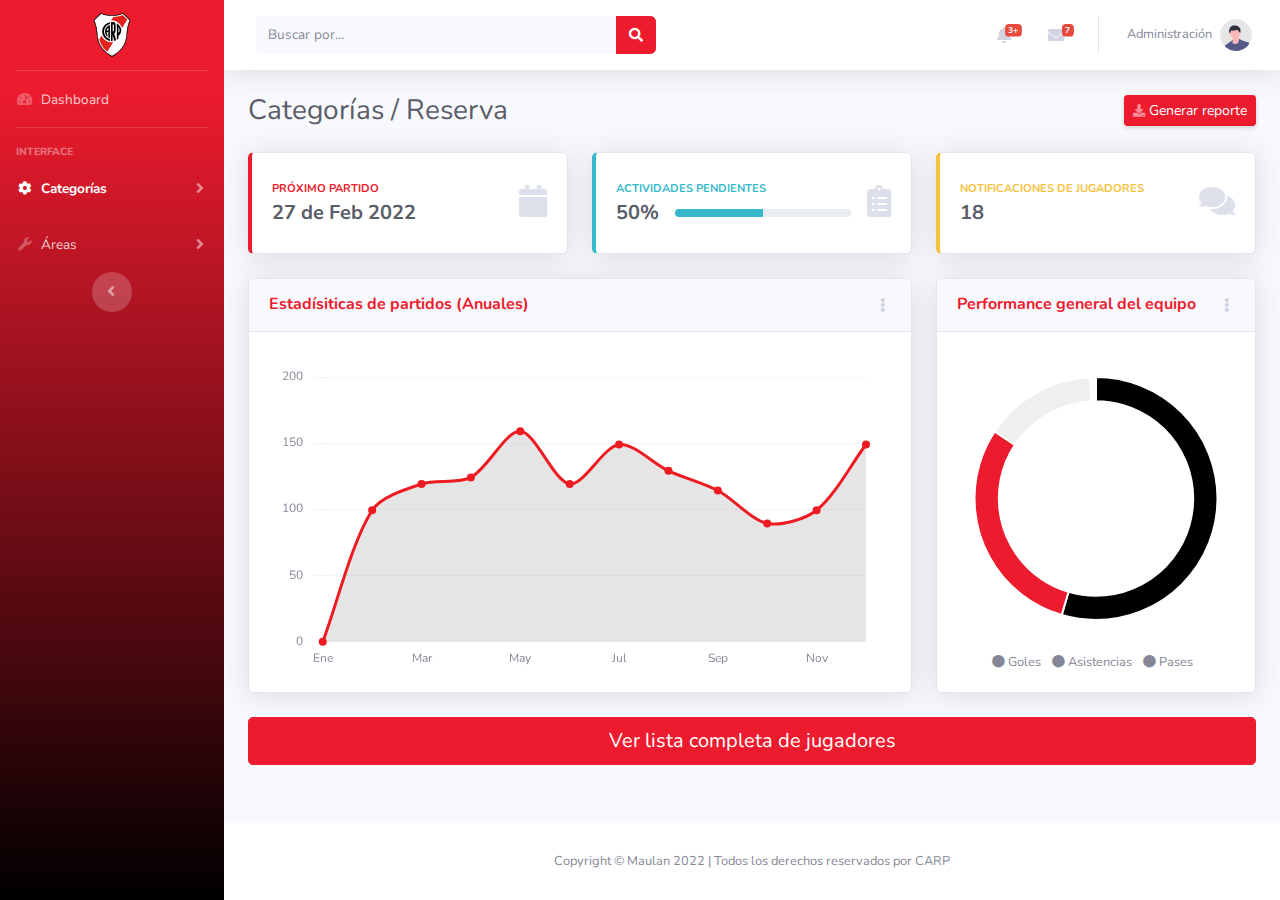
<file: categorias-reserva.html>
<!DOCTYPE html>
<html lang="en">

<head>

    <meta charset="utf-8">
    <meta http-equiv="X-UA-Compatible" content="IE=edge">
    <meta name="viewport" content="width=device-width, initial-scale=1, shrink-to-fit=no">
    <meta name="description" content="">
    <meta name="author" content="">

    <title>CARP - Categorías / Reserva</title>

    <!-- Custom fonts for this template-->
    <link href="vendor/fontawesome-free/css/all.min.css" rel="stylesheet" type="text/css">
    <link href="https://fonts.googleapis.com/css?family=Nunito:200,200i,300,300i,400,400i,600,600i,700,700i,800,800i,900,900i" rel="stylesheet">

    <!-- Custom styles for this template-->
    <link href="css/sb-admin-2.css" rel="stylesheet">
    <link rel="apple-touch-icon" sizes="120x120" href="./img/ico/apple-touch-icon.png">
    <link rel="icon" type="image/png" sizes="32x32" href="./img/ico/favicon-32x32.png">
    <link rel="icon" type="image/png" sizes="16x16" href="./img/ico/favicon-16x16.png">
    <link rel="manifest" href="./img/ico/site.webmanifest">
    <link rel="mask-icon" href="./img/ico/safari-pinned-tab.svg" color="#5bbad5">
    <meta name="msapplication-TileColor" content="#da532c">
    <meta name="theme-color" content="#ffffff">

</head>

<body id="page-top">

    <!-- Page Wrapper -->
    <div id="wrapper">

        <!-- Sidebar -->
        <ul class="navbar-nav bg-gradient-primary sidebar sidebar-dark accordion" id="accordionSidebar">

            <!-- Sidebar - Brand -->
            <a class="sidebar-brand d-flex align-items-center justify-content-center" href="index.html">
                <div class="sidebar-brand-icon">

                    <img src="./img/svg/logo-carp.svg" alt="CARP" class="img-fluid" width="50">
                </div>

            </a>

            <!-- Divider -->
            <hr class="sidebar-divider my-0">

            <!-- Nav Item - Dashboard -->
            <li class="nav-item">
                <a class="nav-link" href="index.html">
                    <i class="fas fa-fw fa-tachometer-alt"></i>
                    <span>Dashboard</span></a>
            </li>

            <!-- Divider -->
            <hr class="sidebar-divider">

            <!-- Heading -->
            <div class="sidebar-heading">
                Interface
            </div>

            <!-- Nav Item - Pages Collapse Menu -->
            <li class="nav-item active">
                <a class="nav-link collapsed" href="#" data-toggle="collapse" data-target="#collapseTwo" aria-expanded="true" aria-controls="collapseTwo">
                    <i class="fas fa-fw fa-cog"></i>
                    <span>Categorías</span>
                </a>
                <div id="collapseTwo" class="collapse" aria-labelledby="headingTwo" data-parent="#accordionSidebar">
                    <div class="bg-white py-2 collapse-inner rounded">
                        <h6 class="collapse-header">Jueveníles</h6>
                        <a class="collapse-item active" href="categorias-reserva.html">Reserva</a>
                        <a class="collapse-item" href="#">4° (2000 - 02)</a>
                        <a class="collapse-item" href="#">5° (2003)</a>
                        <a class="collapse-item" href="#">6° (2004)</a>
                        <a class="collapse-item" href="#">7° (2005)</a>
                        <a class="collapse-item" href="#">8° (2006)</a>
                        <a class="collapse-item" href="#">9° (2007)</a>
                        <h6 class="collapse-header">Infantiles</h6>
                        <a class="collapse-item" href="#">2008</a>
                        <a class="collapse-item" href="#">2009</a>
                        <a class="collapse-item" href="#">2010</a>
                        <a class="collapse-item" href="#">2011</a>
                        <a class="collapse-item" href="#">2012</a>
                        <a class="collapse-item" href="#">2013 Liga</a>
                        <a class="collapse-item" href="#">2014 Liga</a>
                        <a class="collapse-item" href="#">2015 Liga</a>
                    </div>
                </div>
            </li>

            <!-- Nav Item - Utilities Collapse Menu -->
            <li class="nav-item">
                <a class="nav-link collapsed" href="#" data-toggle="collapse" data-target="#collapseUtilities" aria-expanded="true" aria-controls="collapseUtilities">
                    <i class="fas fa-fw fa-wrench"></i>
                    <span>Áreas</span>
                </a>
                <div id="collapseUtilities" class="collapse" aria-labelledby="headingUtilities" data-parent="#accordionSidebar">
                    <div class="bg-white py-2 collapse-inner rounded">

                        <a class="collapse-item" href="#">Entrenamiento</a>
                        <a class="collapse-item" href="#">Psicología</a>
                        <a class="collapse-item " href="#">Nutrición</a>
                        <a class="collapse-item " href="#">Médicos</a>
                        <a class="collapse-item " href="#">Coaching</a>
                        <a class="collapse-item " href="#">Educación</a>
                        <a class="collapse-item " href="#">Scouting</a>
                        <a class="collapse-item " href="#">Administración</a>
                        <a class="collapse-item " href="#">Utilería</a>
                    </div>
                </div>
            </li>

            <!-- Sidebar Toggler (Sidebar) -->
            <div class="text-center d-none d-md-inline">
                <button class="rounded-circle border-0" id="sidebarToggle"></button>
            </div>

            <!-- Sidebar Message -->


        </ul>
        <!-- End of Sidebar -->

        <!-- Content Wrapper -->
        <div id="content-wrapper" class="d-flex flex-column">

            <!-- Main Content -->
            <div id="content">

                <!-- Topbar -->
                <nav class="navbar navbar-expand navbar-light bg-white topbar mb-4 static-top shadow">

                    <!-- Sidebar Toggle (Topbar) -->
                    <button id="sidebarToggleTop" class="btn btn-link d-md-none rounded-circle mr-3">
                        <i class="fa fa-bars"></i>
                    </button>

                    <!-- Topbar Search -->
                    <form action="./tables.html" class="d-none d-sm-inline-block form-inline mr-auto ml-md-3 my-2 my-md-0 mw-100 navbar-search">
                        <div class="input-group">
                            <input type="text" class="form-control bg-light border-0 small" placeholder="Buscar por..." aria-label="Search" aria-describedby="basic-addon2" list="listamodelos">
                            <div class="input-group-append">
                                <button class="btn btn-primary" type="submit">
                                    <i class="fas fa-search fa-sm"></i>
                                </button>
                            </div>
                        </div>
                    </form>
                    <datalist id="listamodelos">
                        <option value="Julián Álvarez">
                        <option value="Enzo Perez">
                        <option value="Franco Armani">
                    </datalist>

                    <!-- Topbar Navbar -->
                    <ul class="navbar-nav ml-auto">

                        <!-- Nav Item - Search Dropdown (Visible Only XS) -->
                        <li class="nav-item dropdown no-arrow d-sm-none">
                            <a class="nav-link dropdown-toggle" href="#" id="searchDropdown" role="button" data-toggle="dropdown" aria-haspopup="true" aria-expanded="false">
                                <i class="fas fa-search fa-fw"></i>
                            </a>
                            <!-- Dropdown - Messages -->
                            <div class="dropdown-menu dropdown-menu-right p-3 shadow animated--grow-in" aria-labelledby="searchDropdown">
                                <form class="form-inline mr-auto w-100 navbar-search">
                                    <div class="input-group">
                                        <input type="text" class="form-control bg-light border-0 small" placeholder="Search for..." aria-label="Search" aria-describedby="basic-addon2">
                                        <div class="input-group-append">
                                            <button class="btn btn-primary" type="button">
                                                <i class="fas fa-search fa-sm"></i>
                                            </button>
                                        </div>
                                    </div>
                                </form>
                            </div>
                        </li>

                        <!-- Nav Item - Alerts -->
                        <li class="nav-item dropdown no-arrow mx-1">
                            <a class="nav-link dropdown-toggle" href="#" id="alertsDropdown" role="button" data-toggle="dropdown" aria-haspopup="true" aria-expanded="false">
                                <i class="fas fa-bell fa-fw"></i>
                                <!-- Counter - Alerts -->
                                <span class="badge badge-danger badge-counter">3+</span>
                            </a>
                            <!-- Dropdown - Alerts -->
                            <div class="dropdown-list dropdown-menu dropdown-menu-right shadow animated--grow-in" aria-labelledby="alertsDropdown">
                                <h6 class="dropdown-header">
                                    Central de notificaciones
                                </h6>
                                <a class="dropdown-item d-flex align-items-center" href="#">
                                    <div class="mr-3">
                                        <div class="icon-circle bg-primary">
                                            <i class="fas fa-file-alt text-white"></i>
                                        </div>
                                    </div>
                                    <div>
                                        <div class="small text-gray-500">Jueves 24 de Febrero 2022</div>
                                        <span class="font-weight-bold">Contrato firmado</span>
                                    </div>
                                </a>
                                <a class="dropdown-item d-flex align-items-center" href="#">
                                    <div class="mr-3">
                                        <div class="icon-circle bg-success">
                                            <i class="fas fa-donate text-white"></i>
                                        </div>
                                    </div>
                                    <div>
                                        <div class="small text-gray-500">Jueves 24 de Febrero 2022</div>
                                        $1.500.000 trasferencia de jugador
                                    </div>
                                </a>
                                <a class="dropdown-item d-flex align-items-center" href="#">
                                    <div class="mr-3">
                                        <div class="icon-circle bg-warning">
                                            <i class="fas fa-exclamation-triangle text-white"></i>
                                        </div>
                                    </div>
                                    <div>
                                        <div class="small text-gray-500">Lunes 21 de Febrero 2022</div>
                                        Jugador lesionado
                                    </div>
                                </a>
                                <a class="dropdown-item text-center small text-gray-500" href="#">Mostrar todas las notificaciones</a>
                            </div>
                        </li>

                        <!-- Nav Item - Messages -->
                        <li class="nav-item dropdown no-arrow mx-1">
                            <a class="nav-link dropdown-toggle" href="#" id="messagesDropdown" role="button" data-toggle="dropdown" aria-haspopup="true" aria-expanded="false">
                                <i class="fas fa-envelope fa-fw"></i>
                                <!-- Counter - Messages -->
                                <span class="badge badge-danger badge-counter">7</span>
                            </a>
                            <!-- Dropdown - Messages -->
                            <div class="dropdown-list dropdown-menu dropdown-menu-right shadow animated--grow-in" aria-labelledby="messagesDropdown">
                                <h6 class="dropdown-header">
                                    Mensajes
                                </h6>
                                <a class="dropdown-item d-flex align-items-center" href="#">
                                    <div class="dropdown-list-image mr-3">
                                        <img class="rounded-circle" src="img/svg/logo-carp.svg" alt="...">
                                        <div class="status-indicator bg-success"></div>
                                    </div>
                                    <div class="font-weight-bold">
                                        <div class="text-truncate">Gol de River</div>
                                        <div class="small text-gray-500">Nombre del jugador · 58m</div>
                                    </div>
                                </a>
                                <a class="dropdown-item d-flex align-items-center" href="#">
                                    <div class="dropdown-list-image mr-3">
                                        <img class="rounded-circle" src="img/svg/logo-carp.svg" alt="...">
                                        <div class="status-indicator"></div>
                                    </div>
                                    <div>
                                        <div class="text-truncate">Lesión de jugador</div>
                                        <div class="small text-gray-500">Nombre del jugador · 58m</div>
                                    </div>
                                </a>
                                <a class="dropdown-item d-flex align-items-center" href="#">
                                    <div class="dropdown-list-image mr-3">
                                        <img class="rounded-circle" src="img/svg/logo-carp.svg" alt="...">
                                        <div class="status-indicator bg-warning"></div>
                                    </div>
                                    <div>
                                        <div class="text-truncate">Nueva adquisión!</div>
                                        <div class="small text-gray-500">Roberto Alvarez · 2d</div>
                                    </div>
                                </a>

                                <a class="dropdown-item text-center small text-gray-500" href="#">Ver todos los mensajes</a>
                            </div>
                        </li>

                        <div class="topbar-divider d-none d-sm-block"></div>

                        <!-- Nav Item - User Information -->
                        <li class="nav-item dropdown no-arrow">
                            <a class="nav-link dropdown-toggle" href="#" id="userDropdown" role="button" data-toggle="dropdown" aria-haspopup="true" aria-expanded="false">
                                <span class="mr-2 d-none d-lg-inline text-gray-600 small">Administración</span>
                                <img class="img-profile rounded-circle" src="img/undraw_profile.svg">
                            </a>
                            <!-- Dropdown - User Information -->
                            <div class="dropdown-menu dropdown-menu-right shadow animated--grow-in" aria-labelledby="userDropdown">
                                <a class="dropdown-item" href="#">
                                    <i class="fas fa-user fa-sm fa-fw mr-2 text-gray-400"></i> Perfil
                                </a>
                                <a class="dropdown-item" href="#">
                                    <i class="fas fa-cogs fa-sm fa-fw mr-2 text-gray-400"></i> Configuración
                                </a>
                                <a class="dropdown-item" href="#">
                                    <i class="fas fa-list fa-sm fa-fw mr-2 text-gray-400"></i> Actividad del usuario
                                </a>
                                <div class="dropdown-divider"></div>
                                <a class="dropdown-item" href="#" data-toggle="modal" data-target="#logoutModal">
                                    <i class="fas fa-sign-out-alt fa-sm fa-fw mr-2 text-gray-400"></i> Cerrar sesión
                                </a>
                            </div>
                        </li>
                    </ul>
                </nav>
                <!-- End of Topbar -->

                <!-- Begin Page Content -->
                <div class="container-fluid">

                    <!-- Page Heading -->
                    <div class="d-sm-flex align-items-center justify-content-between mb-4">
                        <h1 class="h3 mb-0 text-gray-800">Categorías / Reserva</h1>
                        <a href="#" class="d-none d-sm-inline-block btn btn-sm btn-primary shadow-sm"><i
                                class="fas fa-download fa-sm text-white-50"></i> Generar reporte</a>
                    </div>

                    <!-- Content Row -->
                    <div class="row">

                        <!-- Earnings (Monthly) Card Example -->
                        <div class="col-xl-4 col-md-4 mb-4">
                            <div class="card border-left-primary shadow h-100 py-2">
                                <div class="card-body">
                                    <div class="row no-gutters align-items-center">
                                        <div class="col mr-2">
                                            <div class="text-xs font-weight-bold text-primary text-uppercase mb-1">
                                                Próximo partido</div>
                                            <div class="h5 mb-0 font-weight-bold text-gray-800">27 de Feb 2022</div>
                                        </div>
                                        <div class="col-auto">
                                            <i class="fas fa-calendar fa-2x text-gray-300"></i>
                                        </div>
                                    </div>
                                </div>
                            </div>
                        </div>



                        <!-- Earnings (Monthly) Card Example -->
                        <div class="col-xl-4 col-md-4 mb-4">
                            <div class="card border-left-info shadow h-100 py-2">
                                <div class="card-body">
                                    <div class="row no-gutters align-items-center">
                                        <div class="col mr-2">
                                            <div class="text-xs font-weight-bold text-info text-uppercase mb-1">Actividades pendientes
                                            </div>
                                            <div class="row no-gutters align-items-center">
                                                <div class="col-auto">
                                                    <div class="h5 mb-0 mr-3 font-weight-bold text-gray-800">50%</div>
                                                </div>
                                                <div class="col">
                                                    <div class="progress progress-sm mr-2">
                                                        <div class="progress-bar bg-info" role="progressbar" style="width: 50%" aria-valuenow="50" aria-valuemin="0" aria-valuemax="100"></div>
                                                    </div>
                                                </div>
                                            </div>
                                        </div>
                                        <div class="col-auto">
                                            <i class="fas fa-clipboard-list fa-2x text-gray-300"></i>
                                        </div>
                                    </div>
                                </div>
                            </div>
                        </div>

                        <!-- Pending Requests Card Example -->
                        <div class="col-xl-4 col-md-4 mb-4">
                            <div class="card border-left-warning shadow h-100 py-2">
                                <div class="card-body">
                                    <div class="row no-gutters align-items-center">
                                        <div class="col mr-2">
                                            <div class="text-xs font-weight-bold text-warning text-uppercase mb-1">
                                                Notificaciones de jugadores</div>
                                            <div class="h5 mb-0 font-weight-bold text-gray-800">18</div>
                                        </div>
                                        <div class="col-auto">
                                            <i class="fas fa-comments fa-2x text-gray-300"></i>
                                        </div>
                                    </div>
                                </div>
                            </div>
                        </div>
                    </div>

                    <!-- Content Row -->

                    <div class="row">

                        <!-- Area Chart -->
                        <div class="col-xl-8 col-lg-7">
                            <div class="card shadow mb-4">
                                <!-- Card Header - Dropdown -->
                                <div class="card-header py-3 d-flex flex-row align-items-center justify-content-between">
                                    <h6 class="m-0 font-weight-bold text-primary"> Estadísiticas de partidos (Anuales)</h6>
                                    <div class="dropdown no-arrow">
                                        <a class="dropdown-toggle" href="#" role="button" id="dropdownMenuLink" data-toggle="dropdown" aria-haspopup="true" aria-expanded="false">
                                            <i class="fas fa-ellipsis-v fa-sm fa-fw text-gray-400"></i>
                                        </a>
                                        <div class="dropdown-menu dropdown-menu-right shadow animated--fade-in" aria-labelledby="dropdownMenuLink">
                                            <div class="dropdown-header">Dropdown Header:</div>
                                            <a class="dropdown-item" href="#">Action</a>
                                            <a class="dropdown-item" href="#">Another action</a>
                                            <div class="dropdown-divider"></div>
                                            <a class="dropdown-item" href="#">Something else here</a>
                                        </div>
                                    </div>
                                </div>
                                <!-- Card Body -->
                                <div class="card-body">
                                    <div class="chart-area">
                                        <canvas id="myAreaChart"></canvas>
                                    </div>
                                </div>
                            </div>
                        </div>

                        <!-- Pie Chart -->
                        <div class="col-xl-4 col-lg-5">
                            <div class="card shadow mb-4">
                                <!-- Card Header - Dropdown -->
                                <div class="card-header py-3 d-flex flex-row align-items-center justify-content-between">
                                    <h6 class="m-0 font-weight-bold text-primary">Performance general del equipo</h6>
                                    <div class="dropdown no-arrow">
                                        <a class="dropdown-toggle" href="#" role="button" id="dropdownMenuLink" data-toggle="dropdown" aria-haspopup="true" aria-expanded="false">
                                            <i class="fas fa-ellipsis-v fa-sm fa-fw text-gray-400"></i>
                                        </a>
                                        <div class="dropdown-menu dropdown-menu-right shadow animated--fade-in" aria-labelledby="dropdownMenuLink">
                                            <div class="dropdown-header">Dropdown Header:</div>
                                            <a class="dropdown-item" href="#">Action</a>
                                            <a class="dropdown-item" href="#">Another action</a>
                                            <div class="dropdown-divider"></div>
                                            <a class="dropdown-item" href="#">Something else here</a>
                                        </div>
                                    </div>
                                </div>
                                <!-- Card Body -->
                                <div class="card-body">
                                    <div class="chart-pie pt-4 pb-2">
                                        <canvas id="myPieChart"></canvas>
                                    </div>
                                    <div class="mt-4 text-center small">
                                        <span class="mr-2">
                                            <i class="fas fa-circle text-river"></i> Goles
                                        </span>
                                        <span class="mr-2">
                                            <i class="fas fa-circle text-black-25"></i> Asistencias
                                        </span>
                                        <span class="mr-2">
                                            <i class="fas fa-circle text-black"></i> Pases
                                        </span>
                                    </div>
                                </div>
                            </div>
                        </div>
                    </div>
                    <div class="row ">
                        <div class="col-xl-12 col-lg-12 ">
                            <a href="tables.html " class="w-100 btn btn-primary btn-lg ">
                                <span class="text ">Ver lista completa de jugadores</span>
                            </a>
                        </div>
                    </div>

                </div>
                <!-- /.container-fluid -->
            </div>
            <!-- End of Main Content -->
            <!-- Footer -->
            <footer class="sticky-footer bg-white">
                <div class="container my-auto">
                    <div class="copyright text-center my-auto">
                        <span>Copyright &copy; Maulan 2022 | Todos los derechos reservados por CARP</span>
                    </div>
                </div>
            </footer>
            <!-- End of Footer -->

        </div>
        <!-- End of Content Wrapper -->

    </div>
    <!-- End of Page Wrapper -->

    <!-- Scroll to Top Button-->
    <a class="scroll-to-top rounded" href="#page-top">
        <i class="fas fa-angle-up"></i>
    </a>

    <!-- Logout Modal-->
    <div class="modal fade" id="logoutModal" tabindex="-1" role="dialog" aria-labelledby="exampleModalLabel" aria-hidden="true">
        <div class="modal-dialog" role="document">
            <div class="modal-content">
                <div class="modal-header">
                    <h5 class="modal-title" id="exampleModalLabel">¿Desea cerrar sesión?</h5>
                    <button class="close" type="button" data-dismiss="modal" aria-label="Close">
                        <span aria-hidden="true">×</span>
                    </button>
                </div>
                <div class="modal-body">Seleccioná "Cerrar sesión" para finalizar.</div>
                <div class="modal-footer">
                    <button class="btn btn-secondary" type="button" data-dismiss="modal">Cancelar</button>
                    <a class="btn btn-primary" href="login.html">Cerrar sesión</a>
                </div>
            </div>
        </div>
    </div>

    <!-- Bootstrap core JavaScript-->
    <script src="vendor/jquery/jquery.min.js"></script>
    <script src="vendor/bootstrap/js/bootstrap.bundle.min.js"></script>

    <!-- Core plugin JavaScript-->
    <script src="vendor/jquery-easing/jquery.easing.min.js"></script>

    <!-- Custom scripts for all pages-->
    <script src="js/sb-admin-2.min.js"></script>

    <!-- Page level plugins -->
    <script src="vendor/chart.js/Chart.min.js"></script>

    <!-- Page level custom scripts -->
    <script src="js/demo/chart-area-demo.js"></script>
    <script src="js/demo/chart-pie-demo.js"></script>

</body>

</html>
</file>
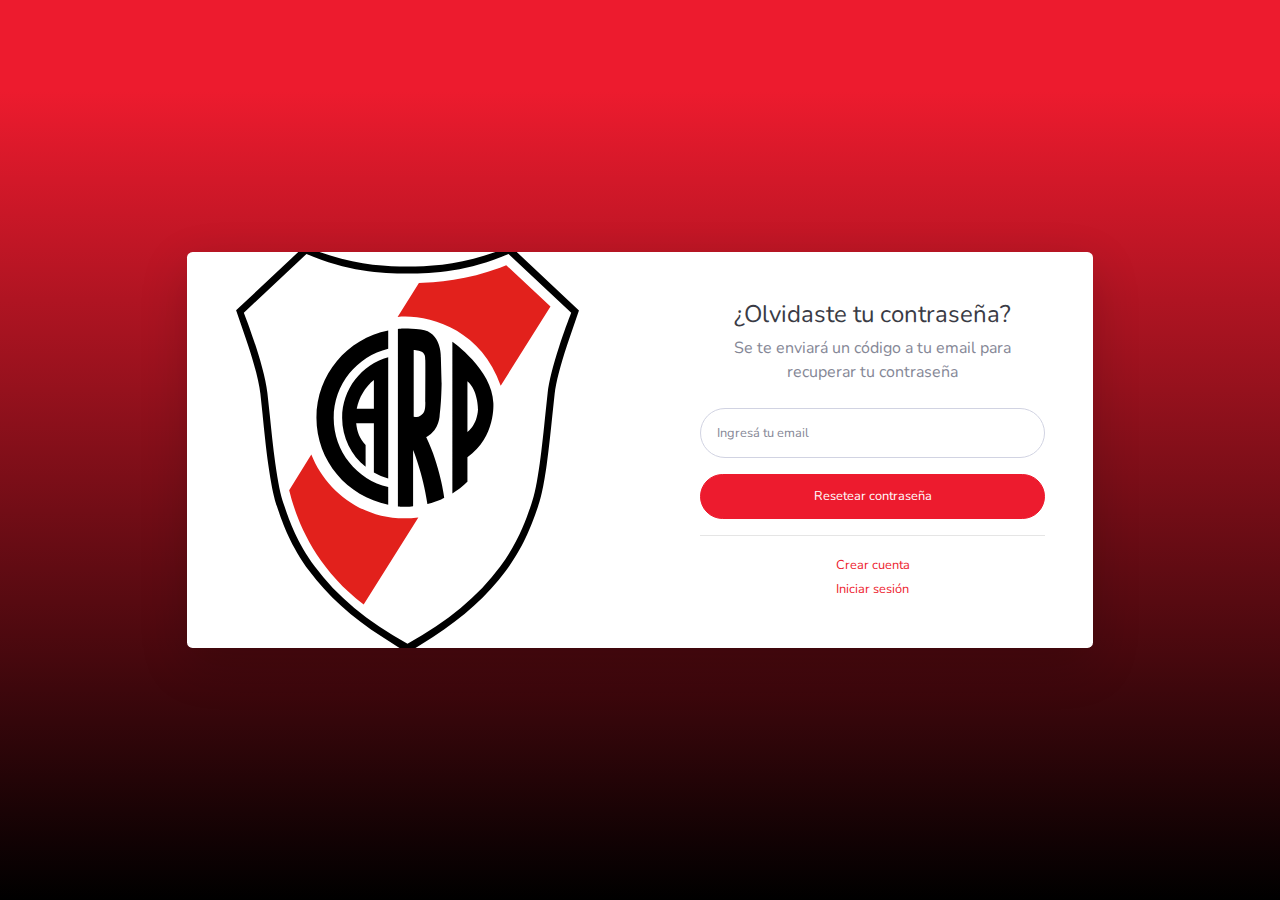
<file: forgot-password.html>
<!DOCTYPE html>
<html lang="en">

<head>

    <meta charset="utf-8">
    <meta http-equiv="X-UA-Compatible" content="IE=edge">
    <meta name="viewport" content="width=device-width, initial-scale=1, shrink-to-fit=no">
    <meta name="description" content="">
    <meta name="author" content="">

    <title>SB Admin 2 - Forgot Password</title>

    <!-- Custom fonts for this template-->
    <link href="vendor/fontawesome-free/css/all.min.css" rel="stylesheet" type="text/css">
    <link href="https://fonts.googleapis.com/css?family=Nunito:200,200i,300,300i,400,400i,600,600i,700,700i,800,800i,900,900i" rel="stylesheet">

    <!-- Custom styles for this template-->
    <link href="css/sb-admin-2.css" rel="stylesheet">
    <link rel="apple-touch-icon" sizes="120x120" href="./img/ico/apple-touch-icon.png">
    <link rel="icon" type="image/png" sizes="32x32" href="./img/ico/favicon-32x32.png">
    <link rel="icon" type="image/png" sizes="16x16" href="./img/ico/favicon-16x16.png">
    <link rel="manifest" href="./img/ico/site.webmanifest">
    <link rel="mask-icon" href="./img/ico/safari-pinned-tab.svg" color="#5bbad5">
    <meta name="msapplication-TileColor" content="#da532c">
    <meta name="theme-color" content="#ffffff">

</head>

<body class="bg-gradient-primary vh-100">
    <div class="container h-100">
        <div class="row h-100 justify-content-center align-items-center">
            <div class="col-12">
                <div class="row justify-content-center">
                    <div class="col-xl-10 col-lg-12 col-md-9">
                        <div class="card o-hidden border-0 shadow-lg my-5">
                            <div class="card-body p-0">
                                <!-- Nested Row within Card Body -->
                                <div class="row">
                                    <div class="col-lg-6 d-none d-lg-block bg-password-image"></div>
                                    <div class="col-lg-6">
                                        <div class="p-5">
                                            <div class="text-center">
                                                <h1 class="h4 text-gray-900 mb-2">¿Olvidaste tu contraseña?</h1>
                                                <p class="mb-4">Se te enviará un código a tu email para recuperar tu contraseña</p>
                                            </div>
                                            <form class="user">
                                                <div class="form-group">
                                                    <input type="email" class="form-control form-control-user" id="exampleInputEmail" aria-describedby="emailHelp" placeholder="Ingresá tu email">
                                                </div>
                                                <a href="login.html" class="btn btn-primary btn-user btn-block">
                                           Resetear contraseña
                                        </a>
                                            </form>
                                            <hr>
                                            <div class="text-center">
                                                <a class="small" href="register.html">Crear cuenta</a>
                                            </div>
                                            <div class="text-center">
                                                <a class="small" href="login.html">Iniciar sesión</a>
                                            </div>
                                        </div>
                                    </div>
                                </div>
                            </div>
                        </div>

                    </div>

                </div>
            </div>
        </div>
    </div>

    <!-- Bootstrap core JavaScript-->
    <script src="vendor/jquery/jquery.min.js"></script>
    <script src="vendor/bootstrap/js/bootstrap.bundle.min.js"></script>

    <!-- Core plugin JavaScript-->
    <script src="vendor/jquery-easing/jquery.easing.min.js"></script>

    <!-- Custom scripts for all pages-->
    <script src="js/sb-admin-2.min.js"></script>

</body>

</html>
</file>
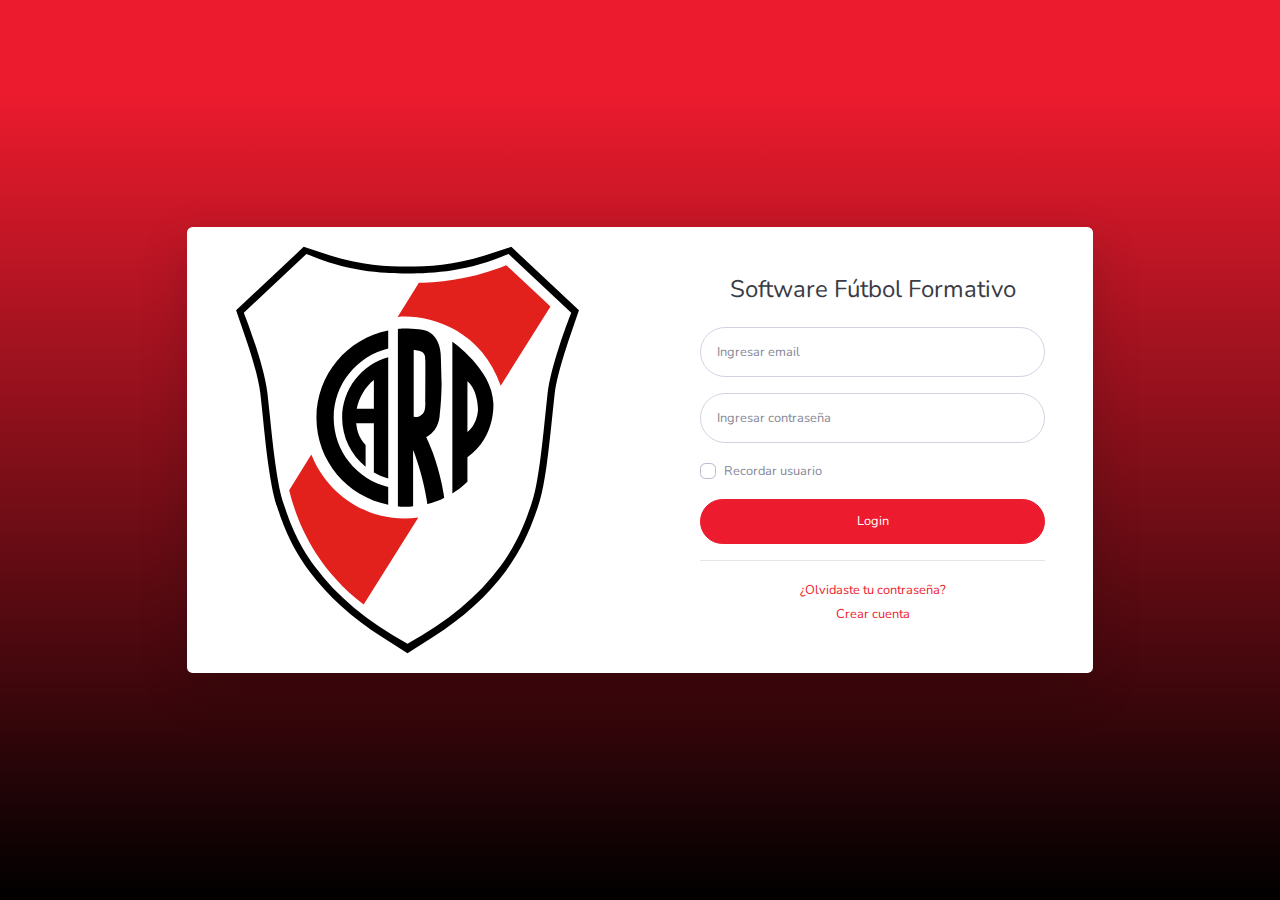
<file: login.html>
<!DOCTYPE html>
<html lang="en">

<head>

    <meta charset="utf-8">
    <meta http-equiv="X-UA-Compatible" content="IE=edge">
    <meta name="viewport" content="width=device-width, initial-scale=1, shrink-to-fit=no">
    <meta name="description" content="">
    <meta name="author" content="">

    <title>CARP - Login</title>

    <!-- Custom fonts for this template-->
    <link href="vendor/fontawesome-free/css/all.min.css" rel="stylesheet" type="text/css">
    <link href="https://fonts.googleapis.com/css?family=Nunito:200,200i,300,300i,400,400i,600,600i,700,700i,800,800i,900,900i" rel="stylesheet">

    <!-- Custom styles for this template-->
    <link href="css/sb-admin-2.css" rel="stylesheet">

    <link rel="apple-touch-icon" sizes="120x120" href="./img/ico/apple-touch-icon.png">
    <link rel="icon" type="image/png" sizes="32x32" href="./img/ico/favicon-32x32.png">
    <link rel="icon" type="image/png" sizes="16x16" href="./img/ico/favicon-16x16.png">
    <link rel="manifest" href="./img/ico/site.webmanifest">
    <link rel="mask-icon" href="./img/ico/safari-pinned-tab.svg" color="#5bbad5">
    <meta name="msapplication-TileColor" content="#da532c">
    <meta name="theme-color" content="#ffffff">

</head>

<body class="bg-gradient-primary vh-100">
    <div class="container h-100">
        <div class="row h-100 justify-content-center align-items-center">
            <div class="col-12">
                <div class="row justify-content-center">
                    <div class="col-xl-10 col-lg-12 col-md-9">
                        <div class="card o-hidden border-0 shadow-lg my-5">
                            <div class="card-body p-0">
                                <!-- Nested Row within Card Body -->
                                <div class="row">
                                    <div class="col-lg-6 d-none d-lg-block bg-login-image"></div>
                                    <div class="col-lg-6">
                                        <div class="p-5">
                                            <div class="text-center">
                                                <h1 class="h4 text-gray-900 mb-4">Software Fútbol Formativo</h1>
                                            </div>
                                            <form class="user">
                                                <div class="form-group">
                                                    <input type="email" class="form-control form-control-user" id="exampleInputEmail" aria-describedby="emailHelp" placeholder="Ingresar email">
                                                </div>
                                                <div class="form-group">
                                                    <input type="password" class="form-control form-control-user" id="exampleInputPassword" placeholder="Ingresar contraseña">
                                                </div>
                                                <div class="form-group">
                                                    <div class="custom-control custom-checkbox small">
                                                        <input type="checkbox" class="custom-control-input" id="customCheck">
                                                        <label class="custom-control-label" for="customCheck">Recordar usuario</label>
                                                    </div>
                                                </div>
                                                <a href="index.html" class="btn btn-primary btn-user btn-block">
                                            Login
                                        </a>
                                            </form>
                                            <hr>
                                            <div class="text-center">
                                                <a class="small" href="forgot-password.html">¿Olvidaste tu contraseña?</a>
                                            </div>
                                            <div class="text-center">
                                                <a class="small" href="register.html">Crear cuenta</a>
                                            </div>
                                        </div>
                                    </div>
                                </div>
                            </div>
                        </div>

                    </div>

                </div>

            </div>

        </div>

    </div>

    <!-- Bootstrap core JavaScript-->
    <script src="vendor/jquery/jquery.min.js"></script>
    <script src="vendor/bootstrap/js/bootstrap.bundle.min.js"></script>

    <!-- Core plugin JavaScript-->
    <script src="vendor/jquery-easing/jquery.easing.min.js"></script>

    <!-- Custom scripts for all pages-->
    <script src="js/sb-admin-2.min.js"></script>

</body>

</html>
</file>
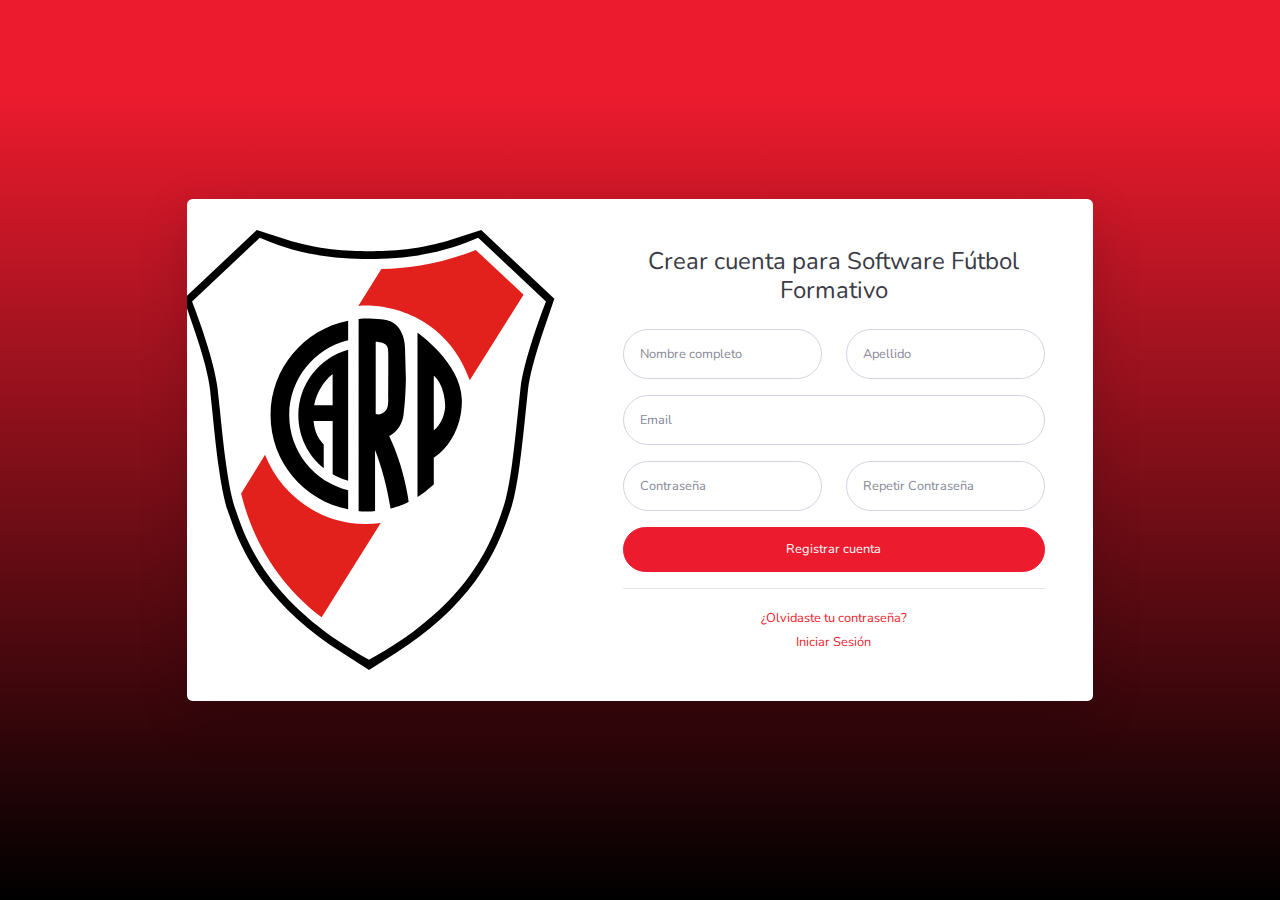
<file: register.html>
<!DOCTYPE html>
<html lang="en">

<head>

    <meta charset="utf-8">
    <meta http-equiv="X-UA-Compatible" content="IE=edge">
    <meta name="viewport" content="width=device-width, initial-scale=1, shrink-to-fit=no">
    <meta name="description" content="">
    <meta name="author" content="">

    <title>CARP - Registro</title>

    <!-- Custom fonts for this template-->
    <link href="vendor/fontawesome-free/css/all.min.css" rel="stylesheet" type="text/css">
    <link href="https://fonts.googleapis.com/css?family=Nunito:200,200i,300,300i,400,400i,600,600i,700,700i,800,800i,900,900i" rel="stylesheet">

    <!-- Custom styles for this template-->
    <link href="css/sb-admin-2.css" rel="stylesheet">

    <link rel="apple-touch-icon" sizes="120x120" href="./img/ico/apple-touch-icon.png">
    <link rel="icon" type="image/png" sizes="32x32" href="./img/ico/favicon-32x32.png">
    <link rel="icon" type="image/png" sizes="16x16" href="./img/ico/favicon-16x16.png">
    <link rel="manifest" href="./img/ico/site.webmanifest">
    <link rel="mask-icon" href="./img/ico/safari-pinned-tab.svg" color="#5bbad5">
    <meta name="msapplication-TileColor" content="#da532c">
    <meta name="theme-color" content="#ffffff">

</head>

<body class="bg-gradient-primary vh-100">
    <div class="container h-100">
        <div class="row h-100 justify-content-center align-items-center">
            <div class="col-12">
                <div class="row justify-content-center">
                    <div class="col-xl-10 col-lg-12 col-md-9">
                        <div class="card o-hidden border-0 shadow-lg my-5">
                            <div class="card-body p-0">
                                <!-- Nested Row within Card Body -->
                                <div class="row">
                                    <div class="col-lg-5 d-none d-lg-block bg-register-image"></div>
                                    <div class="col-lg-7">
                                        <div class="p-5">
                                            <div class="text-center">
                                                <h1 class="h4 text-gray-900 mb-4">Crear cuenta para Software Fútbol Formativo</h1>
                                            </div>
                                            <form class="user">
                                                <div class="form-group row">
                                                    <div class="col-sm-6 mb-3 mb-sm-0">
                                                        <input type="text" class="form-control form-control-user" id="exampleFirstName" placeholder="Nombre completo">
                                                    </div>
                                                    <div class="col-sm-6">
                                                        <input type="text" class="form-control form-control-user" id="exampleLastName" placeholder="Apellido">
                                                    </div>
                                                </div>
                                                <div class="form-group">
                                                    <input type="email" class="form-control form-control-user" id="exampleInputEmail" placeholder="Email">
                                                </div>
                                                <div class="form-group row">
                                                    <div class="col-sm-6 mb-3 mb-sm-0">
                                                        <input type="password" class="form-control form-control-user" id="exampleInputPassword" placeholder="Contraseña">
                                                    </div>
                                                    <div class="col-sm-6">
                                                        <input type="password" class="form-control form-control-user" id="exampleRepeatPassword" placeholder="Repetir Contraseña">
                                                    </div>
                                                </div>
                                                <a href="login.html" class="btn btn-primary btn-user btn-block">
                                    Registrar cuenta
                                </a>

                                            </form>
                                            <hr>
                                            <div class="text-center">
                                                <a class="small" href="forgot-password.html">¿Olvidaste tu contraseña?</a>
                                            </div>
                                            <div class="text-center">
                                                <a class="small" href="login.html">Iniciar Sesión</a>
                                            </div>
                                        </div>
                                    </div>
                                </div>
                            </div>
                        </div>
                    </div>
                </div>
            </div>
        </div>
    </div>

    <!-- Bootstrap core JavaScript-->
    <script src="vendor/jquery/jquery.min.js"></script>
    <script src="vendor/bootstrap/js/bootstrap.bundle.min.js"></script>

    <!-- Core plugin JavaScript-->
    <script src="vendor/jquery-easing/jquery.easing.min.js"></script>

    <!-- Custom scripts for all pages-->
    <script src="js/sb-admin-2.min.js"></script>

</body>

</html>
</file>
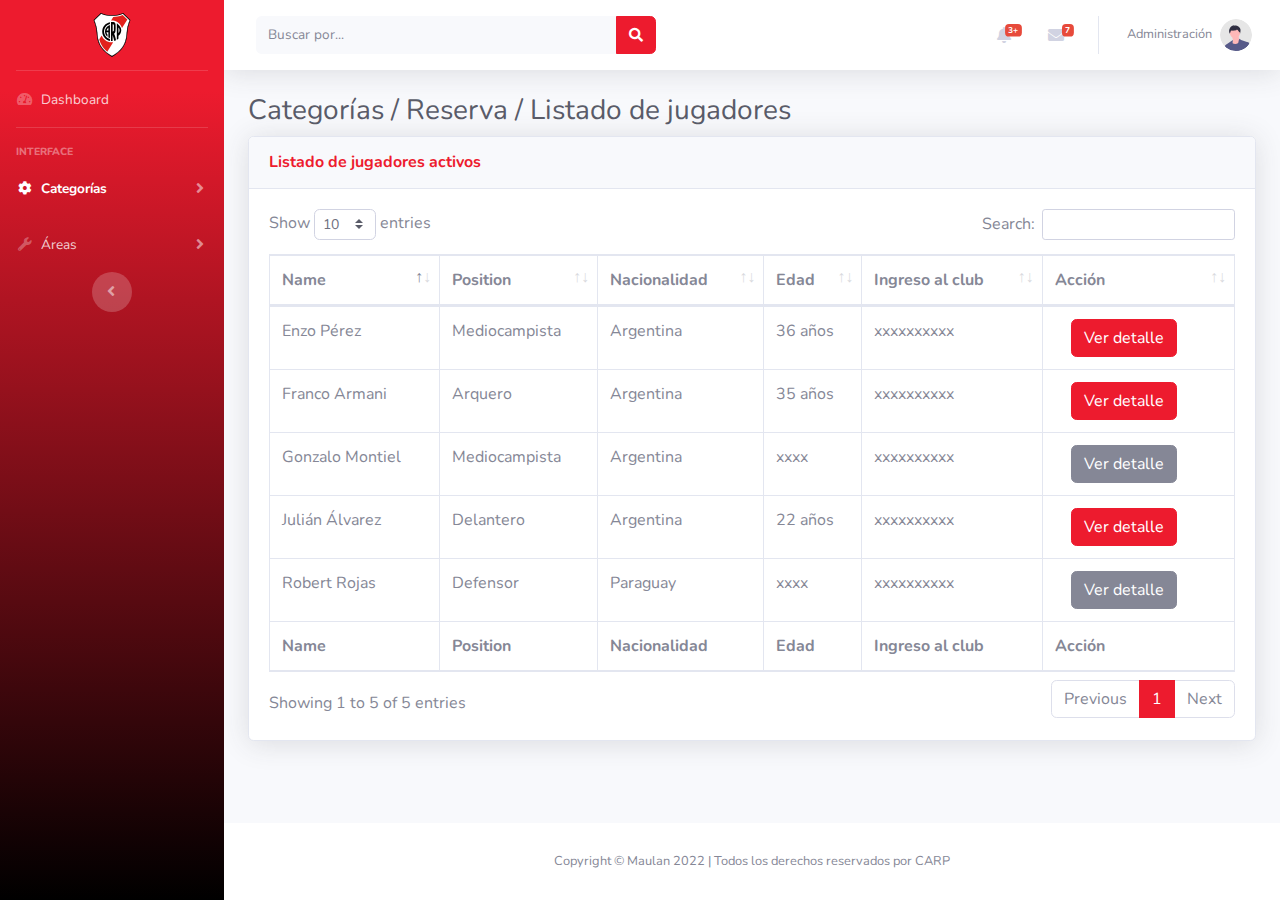
<file: tables.html>
<!DOCTYPE html>
<html lang="en">

<head>

    <meta charset="utf-8">
    <meta http-equiv="X-UA-Compatible" content="IE=edge">
    <meta name="viewport" content="width=device-width, initial-scale=1, shrink-to-fit=no">
    <meta name="description" content="">
    <meta name="author" content="">

    <title>CARP - Categorías / Reserva / Listado de jugadores</title>

    <!-- Custom fonts for this template -->
    <link href="vendor/fontawesome-free/css/all.min.css" rel="stylesheet" type="text/css">
    <link href="https://fonts.googleapis.com/css?family=Nunito:200,200i,300,300i,400,400i,600,600i,700,700i,800,800i,900,900i" rel="stylesheet">

    <!-- Custom styles for this template -->
    <link href="css/sb-admin-2.css" rel="stylesheet">

    <!-- Custom styles for this page -->
    <link href="vendor/datatables/dataTables.bootstrap4.min.css" rel="stylesheet">

    <link rel="apple-touch-icon" sizes="120x120" href="./img/ico/apple-touch-icon.png">
    <link rel="icon" type="image/png" sizes="32x32" href="./img/ico/favicon-32x32.png">
    <link rel="icon" type="image/png" sizes="16x16" href="./img/ico/favicon-16x16.png">
    <link rel="manifest" href="./img/ico/site.webmanifest">
    <link rel="mask-icon" href="./img/ico/safari-pinned-tab.svg" color="#5bbad5">
    <meta name="msapplication-TileColor" content="#da532c">
    <meta name="theme-color" content="#ffffff">

</head>

<body id="page-top">

    <!-- Page Wrapper -->
    <div id="wrapper">

        <!-- Sidebar -->
        <ul class="navbar-nav bg-gradient-primary sidebar sidebar-dark accordion" id="accordionSidebar">

            <!-- Sidebar - Brand -->
            <a class="sidebar-brand d-flex align-items-center justify-content-center" href="index.html">
                <div class="sidebar-brand-icon">

                    <img src="./img/svg/logo-carp.svg" alt="CARP" class="img-fluid" width="50">
                </div>

            </a>

            <!-- Divider -->
            <hr class="sidebar-divider my-0">

            <!-- Nav Item - Dashboard -->
            <li class="nav-item">
                <a class="nav-link" href="index.html">
                    <i class="fas fa-fw fa-tachometer-alt"></i>
                    <span>Dashboard</span></a>
            </li>

            <!-- Divider -->
            <hr class="sidebar-divider">

            <!-- Heading -->
            <div class="sidebar-heading">
                Interface
            </div>

            <!-- Nav Item - Pages Collapse Menu -->
            <li class="nav-item active">
                <a class="nav-link collapsed" href="#" data-toggle="collapse" data-target="#collapseTwo" aria-expanded="true" aria-controls="collapseTwo">
                    <i class="fas fa-fw fa-cog"></i>
                    <span>Categorías</span>
                </a>
                <div id="collapseTwo" class="collapse" aria-labelledby="headingTwo" data-parent="#accordionSidebar">
                    <div class="bg-white py-2 collapse-inner rounded">
                        <h6 class="collapse-header">Jueveníles</h6>
                        <a class="collapse-item active" href="index.html">Reserva</a>
                        <a class="collapse-item" href="#">4° (2000 - 02)</a>
                        <a class="collapse-item" href="#">5° (2003)</a>
                        <a class="collapse-item" href="#">6° (2004)</a>
                        <a class="collapse-item" href="#">7° (2005)</a>
                        <a class="collapse-item" href="#">8° (2006)</a>
                        <a class="collapse-item" href="#">9° (2007)</a>
                        <h6 class="collapse-header">Infantiles</h6>
                        <a class="collapse-item" href="#">2008</a>
                        <a class="collapse-item" href="#">2009</a>
                        <a class="collapse-item" href="#">2010</a>
                        <a class="collapse-item" href="#">2011</a>
                        <a class="collapse-item" href="#">2012</a>
                        <a class="collapse-item" href="#">2013 Liga</a>
                        <a class="collapse-item" href="#">2014 Liga</a>
                        <a class="collapse-item" href="#">2015 Liga</a>
                    </div>
                </div>
            </li>

            <!-- Nav Item - Utilities Collapse Menu -->
            <li class="nav-item">
                <a class="nav-link collapsed" href="#" data-toggle="collapse" data-target="#collapseUtilities" aria-expanded="true" aria-controls="collapseUtilities">
                    <i class="fas fa-fw fa-wrench"></i>
                    <span>Áreas</span>
                </a>
                <div id="collapseUtilities" class="collapse" aria-labelledby="headingUtilities" data-parent="#accordionSidebar">
                    <div class="bg-white py-2 collapse-inner rounded">

                        <a class="collapse-item" href="utilities-color.html">Entrenamiento</a>
                        <a class="collapse-item" href="utilities-border.html">Psicología</a>
                        <a class="collapse-item" href="utilities-animation.html">Nutrición</a>
                        <a class="collapse-item" href="utilities-other.html">Médicos</a>
                        <a class="collapse-item" href="utilities-other.html">Coaching</a>
                        <a class="collapse-item" href="utilities-other.html">Educación</a>
                        <a class="collapse-item" href="utilities-other.html">Scouting</a>
                        <a class="collapse-item" href="utilities-other.html">Administración</a>
                        <a class="collapse-item" href="utilities-other.html">Utilería</a>
                    </div>
                </div>
            </li>

            <!-- Sidebar Toggler (Sidebar) -->
            <div class="text-center d-none d-md-inline">
                <button class="rounded-circle border-0" id="sidebarToggle"></button>
            </div>

            <!-- Sidebar Message -->


        </ul>
        <!-- End of Sidebar -->

        <!-- Content Wrapper -->
        <div id="content-wrapper" class="d-flex flex-column">

            <!-- Main Content -->
            <div id="content">

                <!-- Topbar -->
                <nav class="navbar navbar-expand navbar-light bg-white topbar mb-4 static-top shadow">

                    <!-- Sidebar Toggle (Topbar) -->
                    <button id="sidebarToggleTop" class="btn btn-link d-md-none rounded-circle mr-3">
                        <i class="fa fa-bars"></i>
                    </button>

                    <!-- Topbar Search -->
                    <form action="./tables.html" class="d-none d-sm-inline-block form-inline mr-auto ml-md-3 my-2 my-md-0 mw-100 navbar-search">
                        <div class="input-group">
                            <input type="text" class="form-control bg-light border-0 small" placeholder="Buscar por..." aria-label="Search" aria-describedby="basic-addon2" list="listamodelos">
                            <div class="input-group-append">
                                <button class="btn btn-primary" type="submit">
                                    <i class="fas fa-search fa-sm"></i>
                                </button>
                            </div>
                        </div>
                    </form>
                    <datalist id="listamodelos">
                        <option value="Julián Álvarez">
                        <option value="Enzo Perez">
                        <option value="Franco Armani">
                    </datalist>

                    <!-- Topbar Navbar -->
                    <ul class="navbar-nav ml-auto">

                        <!-- Nav Item - Search Dropdown (Visible Only XS) -->
                        <li class="nav-item dropdown no-arrow d-sm-none">
                            <a class="nav-link dropdown-toggle" href="#" id="searchDropdown" role="button" data-toggle="dropdown" aria-haspopup="true" aria-expanded="false">
                                <i class="fas fa-search fa-fw"></i>
                            </a>
                            <!-- Dropdown - Messages -->
                            <div class="dropdown-menu dropdown-menu-right p-3 shadow animated--grow-in" aria-labelledby="searchDropdown">
                                <form class="form-inline mr-auto w-100 navbar-search">
                                    <div class="input-group">
                                        <input type="text" class="form-control bg-light border-0 small" placeholder="Search for..." aria-label="Search" aria-describedby="basic-addon2">
                                        <div class="input-group-append">
                                            <button class="btn btn-primary" type="button">
                                                <i class="fas fa-search fa-sm"></i>
                                            </button>
                                        </div>
                                    </div>
                                </form>
                            </div>
                        </li>

                        <!-- Nav Item - Alerts -->
                        <li class="nav-item dropdown no-arrow mx-1">
                            <a class="nav-link dropdown-toggle" href="#" id="alertsDropdown" role="button" data-toggle="dropdown" aria-haspopup="true" aria-expanded="false">
                                <i class="fas fa-bell fa-fw"></i>
                                <!-- Counter - Alerts -->
                                <span class="badge badge-danger badge-counter">3+</span>
                            </a>
                            <!-- Dropdown - Alerts -->
                            <div class="dropdown-list dropdown-menu dropdown-menu-right shadow animated--grow-in" aria-labelledby="alertsDropdown">
                                <h6 class="dropdown-header">
                                    Central de notificaciones
                                </h6>
                                <a class="dropdown-item d-flex align-items-center" href="#">
                                    <div class="mr-3">
                                        <div class="icon-circle bg-primary">
                                            <i class="fas fa-file-alt text-white"></i>
                                        </div>
                                    </div>
                                    <div>
                                        <div class="small text-gray-500">Jueves 24 de Febrero 2022</div>
                                        <span class="font-weight-bold">Contrato firmado</span>
                                    </div>
                                </a>
                                <a class="dropdown-item d-flex align-items-center" href="#">
                                    <div class="mr-3">
                                        <div class="icon-circle bg-success">
                                            <i class="fas fa-donate text-white"></i>
                                        </div>
                                    </div>
                                    <div>
                                        <div class="small text-gray-500">Jueves 24 de Febrero 2022</div>
                                        $1.500.000 trasferencia de jugador
                                    </div>
                                </a>
                                <a class="dropdown-item d-flex align-items-center" href="#">
                                    <div class="mr-3">
                                        <div class="icon-circle bg-warning">
                                            <i class="fas fa-exclamation-triangle text-white"></i>
                                        </div>
                                    </div>
                                    <div>
                                        <div class="small text-gray-500">Lunes 21 de Febrero 2022</div>
                                        Jugador lesionado
                                    </div>
                                </a>
                                <a class="dropdown-item text-center small text-gray-500" href="#">Mostrar todas las notificaciones</a>
                            </div>
                        </li>

                        <!-- Nav Item - Messages -->
                        <li class="nav-item dropdown no-arrow mx-1">
                            <a class="nav-link dropdown-toggle" href="#" id="messagesDropdown" role="button" data-toggle="dropdown" aria-haspopup="true" aria-expanded="false">
                                <i class="fas fa-envelope fa-fw"></i>
                                <!-- Counter - Messages -->
                                <span class="badge badge-danger badge-counter">7</span>
                            </a>
                            <!-- Dropdown - Messages -->
                            <div class="dropdown-list dropdown-menu dropdown-menu-right shadow animated--grow-in" aria-labelledby="messagesDropdown">
                                <h6 class="dropdown-header">
                                    Mensajes
                                </h6>
                                <a class="dropdown-item d-flex align-items-center" href="#">
                                    <div class="dropdown-list-image mr-3">
                                        <img class="rounded-circle" src="img/svg/logo-carp.svg" alt="...">
                                        <div class="status-indicator bg-success"></div>
                                    </div>
                                    <div class="font-weight-bold">
                                        <div class="text-truncate">Gol de River</div>
                                        <div class="small text-gray-500">Nombre del jugador · 58m</div>
                                    </div>
                                </a>
                                <a class="dropdown-item d-flex align-items-center" href="#">
                                    <div class="dropdown-list-image mr-3">
                                        <img class="rounded-circle" src="img/svg/logo-carp.svg" alt="...">
                                        <div class="status-indicator"></div>
                                    </div>
                                    <div>
                                        <div class="text-truncate">Lesión de jugador</div>
                                        <div class="small text-gray-500">Nombre del jugador · 58m</div>
                                    </div>
                                </a>
                                <a class="dropdown-item d-flex align-items-center" href="#">
                                    <div class="dropdown-list-image mr-3">
                                        <img class="rounded-circle" src="img/svg/logo-carp.svg" alt="...">
                                        <div class="status-indicator bg-warning"></div>
                                    </div>
                                    <div>
                                        <div class="text-truncate">Nueva adquisión!</div>
                                        <div class="small text-gray-500">Roberto Alvarez · 2d</div>
                                    </div>
                                </a>

                                <a class="dropdown-item text-center small text-gray-500" href="#">Ver todos los mensajes</a>
                            </div>
                        </li>

                        <div class="topbar-divider d-none d-sm-block"></div>

                        <!-- Nav Item - User Information -->
                        <li class="nav-item dropdown no-arrow">
                            <a class="nav-link dropdown-toggle" href="#" id="userDropdown" role="button" data-toggle="dropdown" aria-haspopup="true" aria-expanded="false">
                                <span class="mr-2 d-none d-lg-inline text-gray-600 small">Administración</span>
                                <img class="img-profile rounded-circle" src="img/undraw_profile.svg">
                            </a>
                            <!-- Dropdown - User Information -->
                            <div class="dropdown-menu dropdown-menu-right shadow animated--grow-in" aria-labelledby="userDropdown">
                                <a class="dropdown-item" href="#">
                                    <i class="fas fa-user fa-sm fa-fw mr-2 text-gray-400"></i> Perfil
                                </a>
                                <a class="dropdown-item" href="#">
                                    <i class="fas fa-cogs fa-sm fa-fw mr-2 text-gray-400"></i> Configuración
                                </a>
                                <a class="dropdown-item" href="#">
                                    <i class="fas fa-list fa-sm fa-fw mr-2 text-gray-400"></i> Actividad del usuario
                                </a>
                                <div class="dropdown-divider"></div>
                                <a class="dropdown-item" href="#" data-toggle="modal" data-target="#logoutModal">
                                    <i class="fas fa-sign-out-alt fa-sm fa-fw mr-2 text-gray-400"></i> Cerrar sesión
                                </a>
                            </div>
                        </li>
                    </ul>
                </nav>
                <!-- End of Topbar -->

                <!-- Begin Page Content -->
                <div class="container-fluid">

                    <!-- Page Heading -->
                    <h1 class="h3 mb-2 text-gray-800">Categorías / Reserva / Listado de jugadores</h1>

                    <!-- DataTales Example -->
                    <div class="card shadow mb-4">
                        <div class="card-header py-3">
                            <h6 class="m-0 font-weight-bold text-primary">Listado de jugadores activos</h6>
                        </div>
                        <div class="card-body">
                            <div class="table-responsive">
                                <table class="table table-bordered" id="dataTable" width="100%" cellspacing="0">
                                    <thead>
                                        <tr>
                                            <th>Name</th>
                                            <th>Position</th>
                                            <th>Nacionalidad</th>
                                            <th>Edad</th>
                                            <th>Ingreso al club</th>
                                            <th>Acción</th>
                                        </tr>
                                    </thead>
                                    <tfoot>
                                        <tr>
                                            <th>Name</th>
                                            <th>Position</th>
                                            <th>Nacionalidad</th>
                                            <th>Edad</th>
                                            <th>Ingreso al club</th>
                                            <th>Acción</th>
                                        </tr>
                                    </tfoot>
                                    <tbody>
                                        <tr>
                                            <td>Franco Armani</td>
                                            <td>Arquero</td>
                                            <td>Argentina</td>
                                            <td>35 años</td>
                                            <td>xxxxxxxxxx</td>
                                            <td>
                                                <a href="profile_player_franco_armani.html" class=" btn btn-primary mx-3">
                                                    <span class="text">Ver detalle</span>
                                                </a>
                                            </td>
                                        </tr>
                                        <tr>
                                            <td>Julián Álvarez</td>
                                            <td>Delantero</td>
                                            <td>Argentina</td>
                                            <td>22 años</td>
                                            <td>xxxxxxxxxx</td>
                                            <td>
                                                <a href="profile_player.html" class=" btn btn-primary mx-3">
                                                    <span class="text">Ver detalle</span>
                                                </a>
                                            </td>
                                        </tr>
                                        <tr>
                                            <td>Enzo Pérez</td>
                                            <td>Mediocampista</td>
                                            <td>Argentina</td>
                                            <td>36 años</td>
                                            <td>xxxxxxxxxx</td>
                                            <td>
                                                <a href="profile_player_enzo_perez.html" class=" btn btn-primary mx-3">
                                                    <span class="text">Ver detalle</span>
                                                </a>
                                            </td>
                                        </tr>
                                        <tr>
                                            <td>Robert Rojas</td>
                                            <td>Defensor</td>
                                            <td>Paraguay</td>
                                            <td>xxxx</td>
                                            <td>xxxxxxxxxx</td>
                                            <td>
                                                <a href="#" class=" btn btn-secondary mx-3">
                                                    <span class="text">Ver detalle</span>
                                                </a>
                                            </td>
                                        </tr>
                                        <tr>
                                            <td>Gonzalo Montiel</td>
                                            <td>Mediocampista</td>
                                            <td>Argentina</td>
                                            <td>xxxx</td>
                                            <td>xxxxxxxxxx</td>
                                            <td>
                                                <a href="#" class=" btn btn-secondary mx-3">
                                                    <span class="text">Ver detalle</span>
                                                </a>
                                            </td>
                                        </tr>

                                    </tbody>
                                </table>
                            </div>
                        </div>
                    </div>

                </div>
                <!-- /.container-fluid -->

            </div>
            <!-- End of Main Content -->

            <!-- Footer -->
            <footer class="sticky-footer bg-white">
                <div class="container my-auto">
                    <div class="copyright text-center my-auto">
                        <span>Copyright &copy; Maulan 2022 | Todos los derechos reservados por CARP</span>
                    </div>
                </div>
            </footer>
            <!-- End of Footer -->

        </div>
        <!-- End of Content Wrapper -->

    </div>
    <!-- End of Page Wrapper -->

    <!-- Scroll to Top Button-->
    <a class="scroll-to-top rounded" href="#page-top">
        <i class="fas fa-angle-up"></i>
    </a>

    <!-- Logout Modal-->
    <div class="modal fade" id="logoutModal" tabindex="-1" role="dialog" aria-labelledby="exampleModalLabel" aria-hidden="true">
        <div class="modal-dialog" role="document">
            <div class="modal-content">
                <div class="modal-header">
                    <h5 class="modal-title" id="exampleModalLabel">¿Desea cerrar sesión?</h5>
                    <button class="close" type="button" data-dismiss="modal" aria-label="Close">
                        <span aria-hidden="true">×</span>
                    </button>
                </div>
                <div class="modal-body">Seleccioná "Cerrar sesión" para finalizar.</div>
                <div class="modal-footer">
                    <button class="btn btn-secondary" type="button" data-dismiss="modal">Cancelar</button>
                    <a class="btn btn-primary" href="login.html">Cerrar sesión</a>
                </div>
            </div>
        </div>
    </div>

    <!-- Bootstrap core JavaScript-->
    <script src="vendor/jquery/jquery.min.js"></script>
    <script src="vendor/bootstrap/js/bootstrap.bundle.min.js"></script>

    <!-- Core plugin JavaScript-->
    <script src="vendor/jquery-easing/jquery.easing.min.js"></script>

    <!-- Custom scripts for all pages-->
    <script src="js/sb-admin-2.min.js"></script>

    <!-- Page level plugins -->
    <script src="vendor/datatables/jquery.dataTables.min.js"></script>
    <script src="vendor/datatables/dataTables.bootstrap4.min.js"></script>

    <!-- Page level custom scripts -->
    <script src="js/demo/datatables-demo.js"></script>

</body>

</html>
</file>
